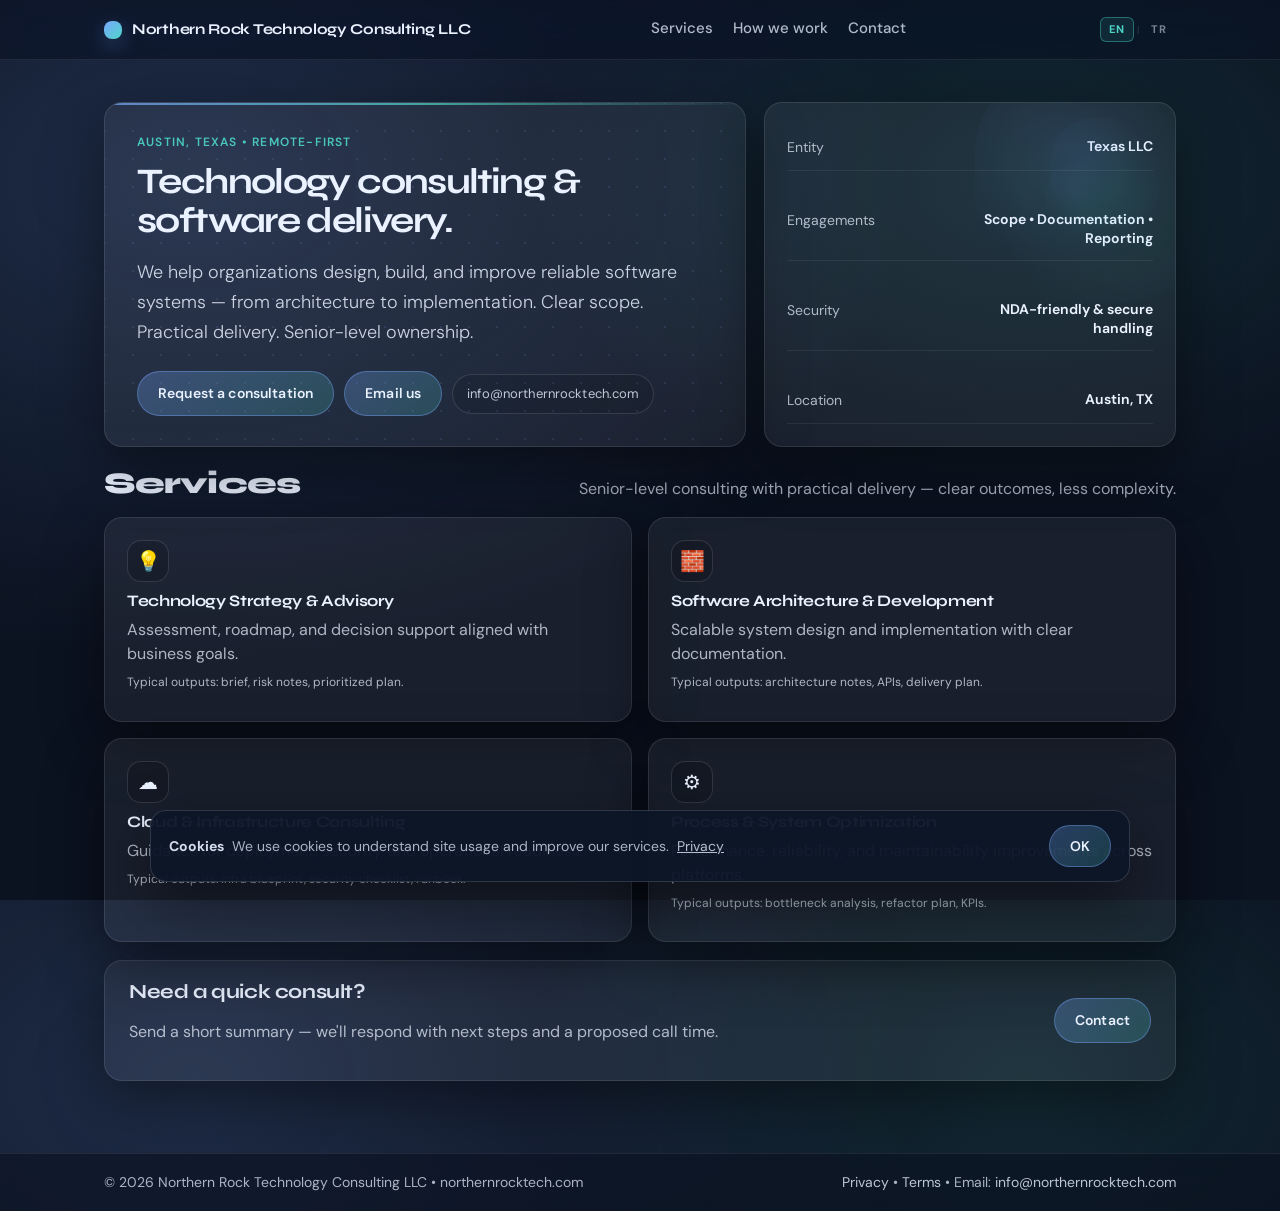
<file: index.html>
<!doctype html>
<html lang="en">
<head>
  <meta charset="utf-8" />
<link rel="preconnect" href="https://fonts.googleapis.com" />
  <link rel="preconnect" href="https://fonts.gstatic.com" crossorigin />
  <style id="nrt-critical">
    /* Critical: hide dynamic elements before JS runs */
    .nav-drawer { display: none !important; }
    .skip-link { 
      position: fixed !important; 
      top: -300px !important; 
      opacity: 0 !important;
      pointer-events: none !important;
    }
    .nav-menu-btn { display: none !important; }
    .scroll-top { opacity: 0 !important; pointer-events: none !important; }
  </style>
  <meta name="viewport" content="width=device-width, initial-scale=1" />
  <title>Northern Rock Technology Consulting | Software & Cloud Advisory</title>
  <meta name="description" content="Senior-level technology consulting and software delivery. Architecture, cloud, and scalable systems for growing companies." />
  <link rel="canonical" href="https://northernrocktech.com/" />
  <meta property="og:title" content="Northern Rock Technology Consulting" />
  <meta property="og:description" content="Technology consulting & software delivery — from architecture to implementation." />
  <meta property="og:type" content="website" />
  <meta property="og:url" content="https://northernrocktech.com/" />
  <meta name="twitter:card" content="summary" />
  <meta name="theme-color" content="#0b1220" />
  <script type="application/ld+json">
  {
    "@context": "https://schema.org",
    "@type": "ProfessionalService",
    "name": "Northern Rock Technology Consulting LLC",
    "url": "https://northernrocktech.com/",
    "email": "info@northernrocktech.com",
    "address": {
      "@type": "PostalAddress",
      "addressLocality": "Austin",
      "addressRegion": "TX",
      "addressCountry": "US"
    },
    "areaServed": ["US", "Worldwide"],
    "serviceType": ["Technology Consulting", "Software Delivery", "Cloud & Infrastructure Consulting", "Architecture Advisory"]
  }
  </script>
  <script async src="https://www.googletagmanager.com/gtag/js?id=G-9ZZRLGK355"></script>
  <script>
    window.dataLayer = window.dataLayer || [];
    function gtag() { dataLayer.push(arguments); }
    gtag('js', new Date());
    gtag('config', 'G-9ZZRLGK355', {debug_mode: true});
  </script>
  <meta name="google-site-verification" content="AsVuA62-uQg5U3QICy9IURCUDhdD8SeoV9iGuzIUvwY" />
  <meta property="og:type" content="website" />
  <meta property="og:site_name" content="Northern Rock Technology Consulting LLC" />
  <meta property="og:title" content="Technology consulting & software delivery" />
  <meta property="og:description" content="Senior-level technology consulting. Architecture, delivery, and documentation — Austin, TX." />
  <meta property="og:image" content="https://northernrocktech.com/og-image.png" />
  <meta property="og:image:width" content="1200" />
  <meta property="og:image:height" content="630" />
  <meta name="twitter:card" content="summary_large_image" />
  <meta name="twitter:title" content="Technology consulting & software delivery" />
  <meta name="twitter:description" content="Senior-level technology consulting — Austin, TX." />
  <meta name="twitter:image" content="https://northernrocktech.com/og-image.png" />
  <link rel="preload" href="/styles.css" as="style" />
  <link rel="stylesheet" href="/styles.css" />
  <link rel="icon" href="/favicon.ico" />
  <link rel="icon" type="image/png" sizes="32x32" href="/favicon-32x32.png" />
  <link rel="icon" type="image/png" sizes="16x16" href="/favicon-16x16.png" />
  <link rel="apple-touch-icon" sizes="180x180" href="/apple-touch-icon.png" />
  <link rel="manifest" href="/site.webmanifest" />

</head>
<body>
  <header class="nav">
    <div class="nav-inner">
      <a class="brand" href="/">
        <span class="brand-dot" aria-hidden="true"></span>
        <span>Northern Rock Technology Consulting LLC</span>
      </a>
      <nav class="nav-links">
        <a href="/services.html" data-i18n="nav_services">Services</a>
        <a href="/how-we-work.html" data-i18n="nav_how">How we work</a>
        <a href="/contact.html" data-i18n="nav_contact">Contact</a>
      </nav>
    </div>
  </header>

  <main id="main-content" class="container">
    <section class="hero">
      <div class="hero-left card hero-card">
        <div class="eyebrow" data-i18n="index_eyebrow">Austin, Texas • Remote-first</div>
        <h1 data-i18n="index_h1">Technology consulting<br> & software delivery.</h1>
        <p class="muted" data-i18n="index_lead">
          We help organizations design, build, and improve reliable software systems — from architecture to
          implementation. Clear scope. Practical delivery. Senior-level ownership.
        </p>
        <div class="hero-actions">
          <a href="/contact.html" class="btn primary" id="ctaConsultation" data-i18n="index_cta_consult">Request a consultation</a>
          <a class="btn primary" href="mailto:info@northernrocktech.com" data-i18n="index_cta_email">Email us</a>
          <span class="pill">info@northernrocktech.com</span>
        </div>
      </div>

      <div class="hero-right card hero-meta">
        <div class="meta-row">
          <div class="meta-k" data-i18n="index_meta_entity_k">Entity</div>
          <div class="meta-v" data-i18n="index_meta_entity_v">Texas LLC</div>
        </div>
        <div class="meta-row">
          <div class="meta-k" data-i18n="index_meta_eng_k">Engagements</div>
          <div class="meta-v" data-i18n="index_meta_eng_v">Scope • Documentation • Reporting</div>
        </div>
        <div class="meta-row">
          <div class="meta-k" data-i18n="index_meta_sec_k">Security</div>
          <div class="meta-v" data-i18n="index_meta_sec_v">NDA-friendly & secure handling</div>
        </div>
        <div class="meta-row">
          <div class="meta-k" data-i18n="index_meta_loc_k">Location</div>
          <div class="meta-v" data-i18n="index_meta_loc_v">Austin, TX</div>
        </div>
        <div class="meta-visual" aria-hidden="true">
          <div class="orb"></div>
          <div class="orb small"></div>
          <div class="orb tiny"></div>
        </div>
      </div>
    </section>

    <section class="section">
      <div class="section-head">
        <h2 data-i18n="index_services_h2">Services</h2>
        <p class="muted" data-i18n="index_services_lead">Senior-level consulting with practical delivery — clear outcomes, less complexity.</p>
      </div>
      <div class="grid">
        <article class="card service">
          <div class="service-icon" aria-hidden="true">💡</div>
          <h3 data-i18n="index_s1_h3">Technology Strategy & Advisory</h3>
          <p class="muted" data-i18n="index_s1_p">Assessment, roadmap, and decision support aligned with business goals.</p>
          <p class="tiny muted" data-i18n="index_s1_out">Typical outputs: brief, risk notes, prioritized plan.</p>
        </article>
        <article class="card service">
          <div class="service-icon" aria-hidden="true">🧱</div>
          <h3 data-i18n="index_s2_h3">Software Architecture & Development</h3>
          <p class="muted" data-i18n="index_s2_p">Scalable system design and implementation with clear documentation.</p>
          <p class="tiny muted" data-i18n="index_s2_out">Typical outputs: architecture notes, APIs, delivery plan.</p>
        </article>
        <article class="card service">
          <div class="service-icon" aria-hidden="true">☁️</div>
          <h3 data-i18n="index_s3_h3">Cloud & Infrastructure Consulting</h3>
          <p class="muted" data-i18n="index_s3_p">Guidance for deployment, security, and operational readiness.</p>
          <p class="tiny muted" data-i18n="index_s3_out">Typical outputs: infra blueprint, security checklist, runbook.</p>
        </article>
        <article class="card service">
          <div class="service-icon" aria-hidden="true">⚙️</div>
          <h3 data-i18n="index_s4_h3">Process & System Optimization</h3>
          <p class="muted" data-i18n="index_s4_p">Performance, reliability, and maintainability improvements across platforms.</p>
          <p class="tiny muted" data-i18n="index_s4_out">Typical outputs: bottleneck analysis, refactor plan, KPIs.</p>
        </article>
      </div>
      <div class="cta card">
        <div>
          <h3 class="cta-title" data-i18n="index_cta_h3">Need a quick consult?</h3>
          <p class="muted" data-i18n="index_cta_p">Send a short summary — we'll respond with next steps and a proposed call time.</p>
        </div>
        <a class="btn primary" href="/contact.html" data-i18n="index_cta_btn">Contact</a>
      </div>
    </section>
  </main>

  <footer class="footer">
    <div class="container footer-inner">
      <div>© <span id="y"></span> Northern Rock Technology Consulting LLC • northernrocktech.com</div>
      <div class="muted">
        <a href="/privacy.html" data-i18n="footer_privacy">Privacy</a> •
        <a href="/terms.html" data-i18n="footer_terms">Terms</a> •
        <span data-i18n="footer_email_label">Email:</span> <a href="mailto:info@northernrocktech.com">info@northernrocktech.com</a>
      </div>
    </div>
  </footer>

  <script>document.getElementById("y").textContent = new Date().getFullYear();</script>
  <script src="/i18n.js"></script>

  <div id="cookieBanner" class="cookie" role="dialog" aria-live="polite" aria-label="Cookie notice" hidden>
    <div class="cookie-inner">
      <div class="cookie-text">
        <strong data-i18n="cookie_title">Cookies</strong>
        <span class="muted" data-i18n="cookie_text">We use cookies to understand site usage and improve our services.</span>
        <a class="cookie-link" href="/privacy.html" data-i18n="footer_privacy">Privacy</a>
      </div>
      <button id="cookieAccept" class="btn primary" type="button" data-i18n="cookie_ok">OK</button>
    </div>
  </div>
  <script>
    (function(){
      try{
        var key="nrt_cookie_ok";
        var banner=document.getElementById("cookieBanner");
        var btn=document.getElementById("cookieAccept");
        if(!banner||!btn) return;
        if(!localStorage.getItem(key)){ banner.hidden=false; banner.classList.add("show"); }
        btn.addEventListener("click",function(){ localStorage.setItem(key,"1"); banner.classList.remove("show"); banner.hidden=true; });
      }catch(e){}
    })();
  </script>
</body>
</html>
</file>
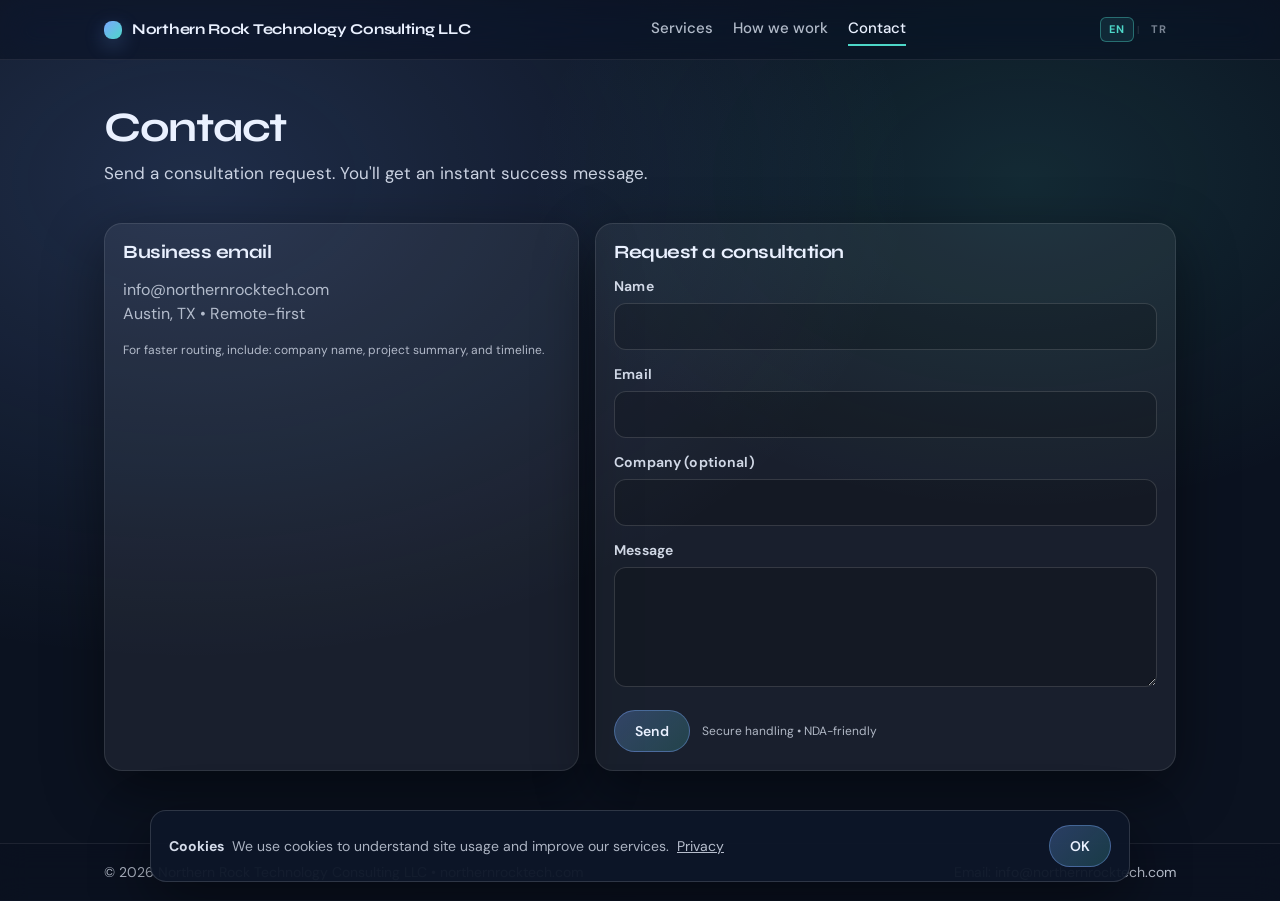
<file: contact.html>
<!doctype html>
<html lang="en">
<head>
  <meta charset="utf-8" />
<link rel="preconnect" href="https://fonts.googleapis.com" />
  <link rel="preconnect" href="https://fonts.gstatic.com" crossorigin />
  <style id="nrt-critical">
    /* Critical: hide dynamic elements before JS runs */
    .nav-drawer { display: none !important; }
    .skip-link { 
      position: fixed !important; 
      top: -300px !important; 
      opacity: 0 !important;
      pointer-events: none !important;
    }
    .nav-menu-btn { display: none !important; }
    .scroll-top { opacity: 0 !important; pointer-events: none !important; }
  </style>
  <meta name="viewport" content="width=device-width, initial-scale=1" />
  <title>Contact | Northern Rock Technology Consulting</title>
  <meta name="description" content="Contact Northern Rock Technology Consulting. Send a consultation request via our secure form or email." />
  <link rel="canonical" href="https://northernrocktech.com/contact.html" />
  <meta property="og:title" content="Contact | Northern Rock Technology Consulting" />
  <meta property="og:description" content="Send a consultation request via our secure form." />
  <meta property="og:type" content="website" />
  <meta property="og:url" content="https://northernrocktech.com/contact.html" />
  <script async src="https://www.googletagmanager.com/gtag/js?id=G-9ZZRLGK355"></script>
  <script>window.dataLayer=window.dataLayer||[];function gtag(){dataLayer.push(arguments);}gtag('js',new Date());gtag('config','G-9ZZRLGK355');</script>
  <meta property="og:image" content="https://northernrocktech.com/og-image.png" />
  <meta property="og:image:width" content="1200" />
  <meta property="og:image:height" content="630" />
  <meta name="twitter:card" content="summary_large_image" />
  <meta name="twitter:image" content="https://northernrocktech.com/og-image.png" />
  <link rel="preload" href="/styles.css" as="style" />
  <link rel="stylesheet" href="/styles.css" />
  <link rel="icon" href="/favicon.ico" />
  <link rel="icon" type="image/png" sizes="32x32" href="/favicon-32x32.png" />
  <link rel="apple-touch-icon" sizes="180x180" href="/apple-touch-icon.png" />
  <link rel="manifest" href="/site.webmanifest" />
  <meta name="theme-color" content="#0b1220" />

</head>
<body>
  <header class="nav">
    <div class="nav-inner">
      <a class="brand" href="/">
        <span class="brand-dot" aria-hidden="true"></span>
        <span>Northern Rock Technology Consulting LLC</span>
      </a>
      <nav class="nav-links">
        <a href="/services.html" data-i18n="nav_services">Services</a>
        <a href="/services.html#how" data-i18n="nav_how">How we work</a>
        <a class="active" href="/contact.html" data-i18n="nav_contact">Contact</a>
      </nav>
    </div>
  </header>

  <main id="main-content" class="container">
    <section class="page-head">
      <h1 data-i18n="contact_title">Contact</h1>
      <p class="muted" data-i18n="contact_lead">Send a consultation request. You'll get an instant success message.</p>
    </section>

    <section class="section">
      <div class="grid contact-grid">
        <article class="card" style="padding:18px;">
          <h3 style="margin-top:0;" data-i18n="contact_biz_h3">Business email</h3>
          <p class="muted">
            <a href="mailto:info@northernrocktech.com" id="emailLink">info@northernrocktech.com</a><br/>
            <span data-i18n="contact_biz_note">Austin, TX • Remote-first</span>
          </p>
          <p class="tiny muted" data-i18n="contact_biz_tip">For faster routing, include: company name, project summary, and timeline.</p>
        </article>

        <article class="card" style="padding:18px;">
          <h3 style="margin-top:0;" data-i18n="contact_form_h3">Request a consultation</h3>
          <form id="contactForm" name="contact" method="POST" data-netlify="true" netlify-honeypot="bot-field">
            <input type="hidden" name="form-name" value="contact" />
            <p class="hidden"><label>Don't fill this out: <input name="bot-field" /></label></p>
            <label for="name" data-i18n="contact_lbl_name">Name</label>
            <input id="name" name="name" required />
            <label for="email" data-i18n="contact_lbl_email">Email</label>
            <input id="email" name="email" type="email" required />
            <label for="company" data-i18n="contact_lbl_company">Company (optional)</label>
            <input id="company" name="company" />
            <label for="message" data-i18n="contact_lbl_msg">Message</label>
            <textarea id="message" name="message" required></textarea>
            <div class="form-actions">
              <button class="btn primary" type="submit" data-i18n="contact_submit">Send</button>
              <span class="tiny muted" data-i18n="contact_secure">Secure handling • NDA-friendly</span>
            </div>
          </form>
        </article>
      </div>
    </section>
  </main>

  <div id="toast" class="toast" role="status" aria-live="polite" aria-atomic="true"></div>

  <div id="successModal" class="modal" aria-hidden="true">
    <div class="modal-card">
      <div class="modal-icon" aria-hidden="true">✅</div>
      <h2 data-i18n="contact_modal_h2">Message received</h2>
      <p class="muted">
        <span data-i18n="contact_modal_p">Thanks — we'll get back to you soon.</span>
        <br/><span class="tiny muted" data-i18n="contact_modal_sub">We typically reply within 1 business day.</span>
      </p>
      <div class="modal-actions">
        <a class="btn" href="/" data-i18n="contact_modal_back">Back to home</a>
        <button id="closeModal" class="btn primary" type="button" data-i18n="contact_modal_close">Close</button>
      </div>
    </div>
  </div>

  <footer class="footer">
    <div class="container footer-inner">
      <div>© <span id="y"></span> Northern Rock Technology Consulting LLC • northernrocktech.com</div>
      <div class="muted">
        <span data-i18n="footer_email_label">Email:</span> <a href="mailto:info@northernrocktech.com">info@northernrocktech.com</a>
      </div>
    </div>
  </footer>

  <script>document.getElementById("y").textContent = new Date().getFullYear();</script>
  <script src="/i18n.js"></script>
  <script>
    var toast = document.getElementById("toast");
    var modal = document.getElementById("successModal");
    var closeModalBtn = document.getElementById("closeModal");

    function showToast(msg, isError) {
      toast.textContent = msg;
      toast.classList.toggle("error", !!isError);
      toast.classList.add("show");
      window.clearTimeout(window.__toastTimer);
      window.__toastTimer = window.setTimeout(function(){ toast.classList.remove("show"); }, 3200);
    }
    function openModal() {
      modal.classList.add("open");
      modal.setAttribute("aria-hidden", "false");
      if (!window.__gaLeadSent) {
        window.__gaLeadSent = true;
        if (window.gtag) { gtag('event','form_submit',{event_category:'lead',event_label:'contact_form'}); }
      }
    }
    function closeModal() {
      modal.classList.remove("open");
      modal.setAttribute("aria-hidden", "true");
    }
    closeModalBtn.addEventListener("click", closeModal);
    modal.addEventListener("click", function(e){ if(e.target===modal) closeModal(); });

    var form = document.getElementById("contactForm");
    var submitBtn = form.querySelector('button[type="submit"]');
    form.addEventListener("submit", async function(e){
      e.preventDefault();
      submitBtn.classList.add('loading');
      submitBtn.disabled = true;
      var formData = new FormData(form);
      var body = new URLSearchParams(formData).toString();
      try {
        var res = await fetch("/", { method:"POST", headers:{"Content-Type":"application/x-www-form-urlencoded"}, body:body });
        if (!res.ok) throw new Error("fail");
        showToast(window.nrtI18n ? window.nrtI18n.t('contact_toast_ok') : "Sent successfully.");
        form.reset();
        openModal();
      } catch(err) {
        showToast(window.nrtI18n ? window.nrtI18n.t('contact_toast_err') : "Could not send. Please email info@northernrocktech.com", true);
      } finally {
        submitBtn.classList.remove('loading');
        submitBtn.disabled = false;
      }
    });
  </script>

  <div id="cookieBanner" class="cookie" role="dialog" aria-live="polite" aria-label="Cookie notice" hidden>
    <div class="cookie-inner">
      <div class="cookie-text">
        <strong data-i18n="cookie_title">Cookies</strong>
        <span class="muted" data-i18n="cookie_text">We use cookies to understand site usage and improve our services.</span>
        <a class="cookie-link" href="/privacy.html" data-i18n="footer_privacy">Privacy</a>
      </div>
      <button id="cookieAccept" class="btn primary" type="button" data-i18n="cookie_ok">OK</button>
    </div>
  </div>
  <script>
    (function(){try{var key="nrt_cookie_ok";var banner=document.getElementById("cookieBanner");var btn=document.getElementById("cookieAccept");if(!banner||!btn)return;if(!localStorage.getItem(key)){banner.hidden=false;banner.classList.add("show");}btn.addEventListener("click",function(){localStorage.setItem(key,"1");banner.classList.remove("show");banner.hidden=true;});}catch(e){}})();
  </script>
</body>
</html>
</file>
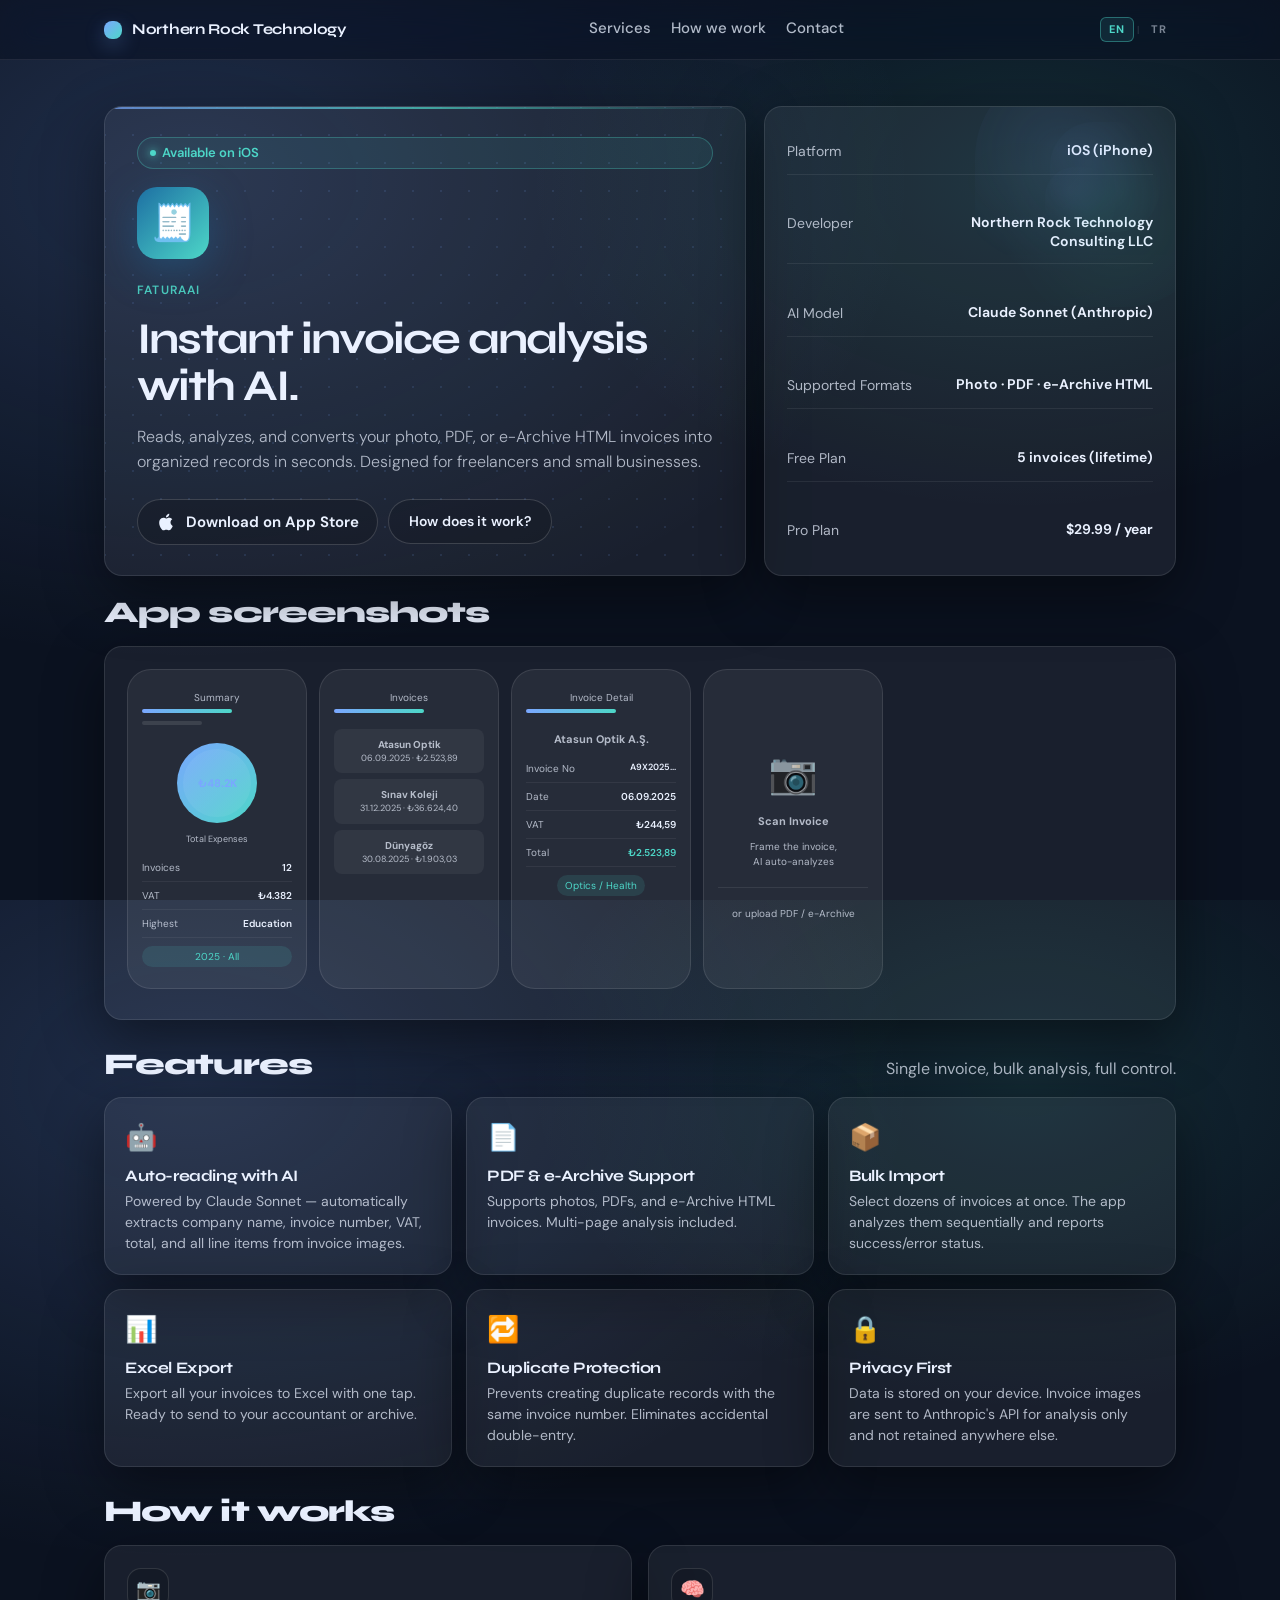
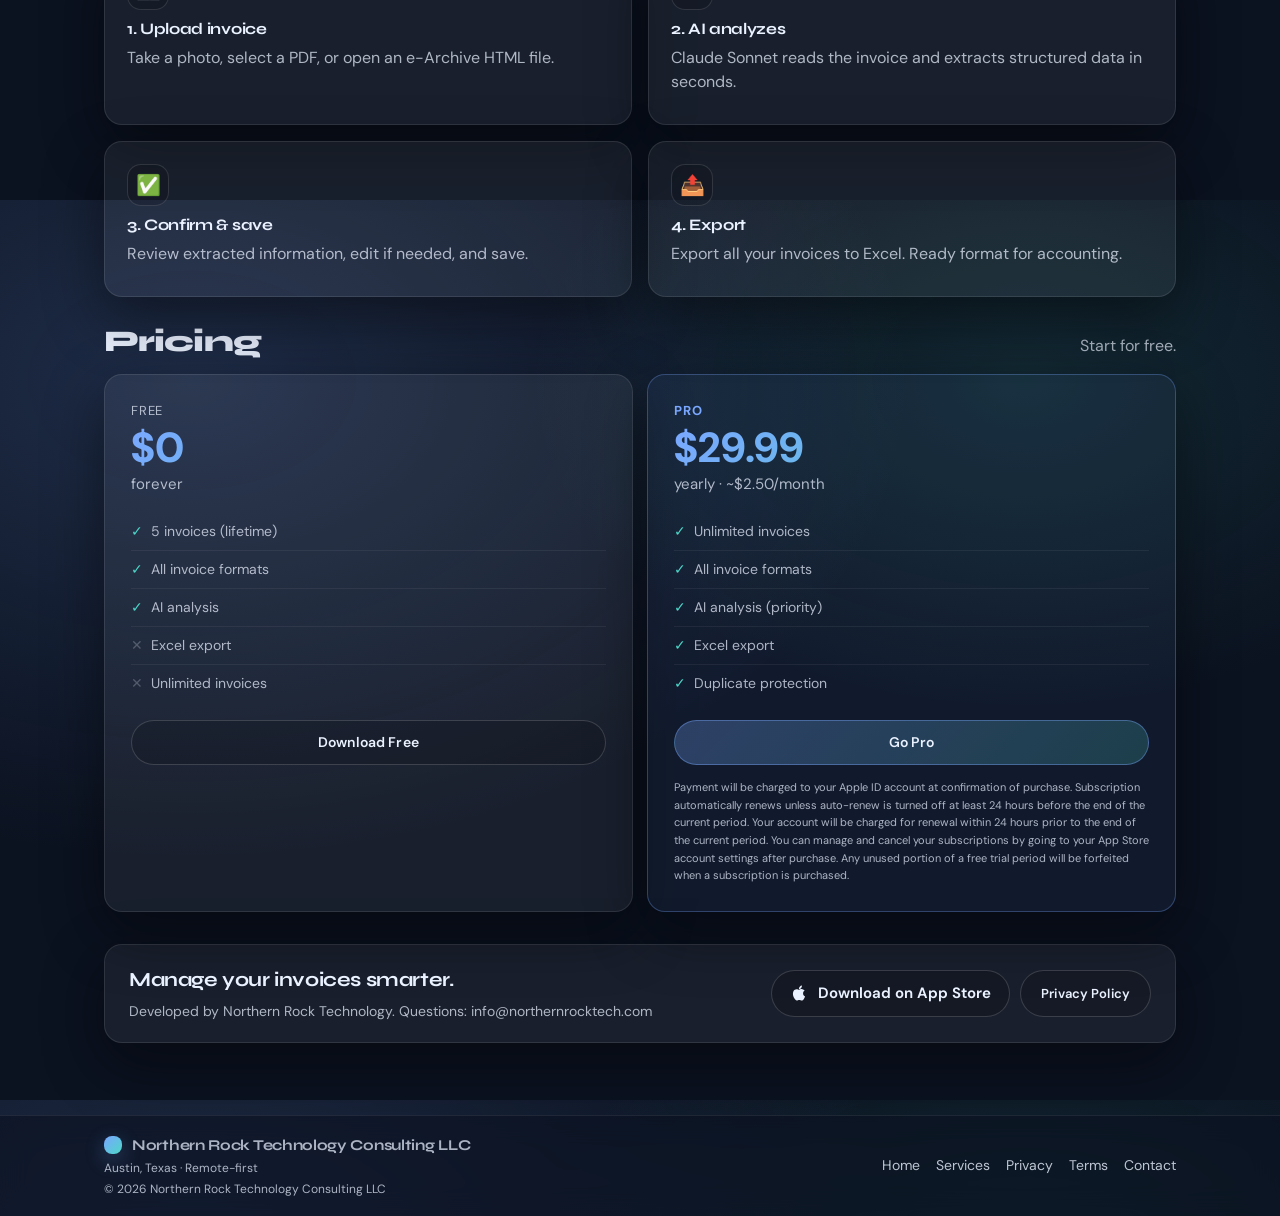
<file: faturaai.html>
<!DOCTYPE html>
<html lang="en">
<head>
  <meta charset="UTF-8" />
  <style id="nrt-critical">
    /* Critical: hide dynamic elements before JS runs */
    .nav-drawer { display: none !important; }
    .skip-link { 
      position: fixed !important; 
      top: -300px !important; 
      opacity: 0 !important;
      pointer-events: none !important;
    }
    .nav-menu-btn { display: none !important; }
    .scroll-top { opacity: 0 !important; pointer-events: none !important; }
  </style>
  <meta name="viewport" content="width=device-width, initial-scale=1.0" />
  <title>FaturaAI – AI Invoice Analysis | Northern Rock Technology</title>
  <meta name="description" content="FaturaAI reads, analyzes, and converts your photo, PDF, and e-Archive invoices into organized records in seconds using AI. iOS app for freelancers and small businesses." />
  <link rel="preload" href="/styles.css" as="style" />
  <link rel="stylesheet" href="/styles.css" />
  <link rel="icon" href="/favicon.ico" />
  <link rel="manifest" href="/site.webmanifest" />
  <meta name="theme-color" content="#0b1220" />
  <style>
    .badge {
      display: inline-flex; align-items: center; gap: 6px;
      padding: 5px 12px; border-radius: 999px;
      border: 1px solid rgba(77,215,200,.30);
      background: rgba(77,215,200,.08);
      color: var(--accent2); font-size: 13px; font-weight: 600; margin-bottom: 14px;
    }
    .badge-dot { width:6px; height:6px; border-radius:50%; background:var(--accent2); box-shadow:0 0 8px var(--accent2); }
    .app-icon {
      width:72px; height:72px; border-radius:20px;
      background: linear-gradient(135deg,#1D6FA3,#4dd7c8);
      display:flex; align-items:center; justify-content:center;
      font-size:36px; box-shadow:0 12px 40px rgba(29,111,163,.40);
      margin-bottom:18px; flex-shrink:0;
    }
    .store-btn {
      display:inline-flex; align-items:center; gap:10px;
      padding:11px 18px; border-radius:999px;
      border:1px solid rgba(255,255,255,.16); background:rgba(0,0,0,.18);
      color:var(--text); font-weight:650; font-size:15px;
      transition:transform .15s ease,background .15s ease;
    }
    .store-btn:hover { background:rgba(122,167,255,.12); transform:translateY(-2px); }
    .store-btn svg { flex-shrink:0; }
    .feature-grid { display:grid; grid-template-columns:repeat(3,1fr); gap:14px; margin-top:6px; }
    .feature-card {
      padding:20px; background:var(--card); border:1px solid var(--border);
      border-radius:var(--radius); box-shadow:var(--shadow);
    }
    .feature-icon { font-size:26px; margin-bottom:10px; }
    .feature-card h3 { margin:0 0 6px; font-size:16px; }
    .feature-card p { margin:0; color:var(--muted); font-size:14px; line-height:1.5; }
    .pricing-card {
      padding:26px; background:var(--card); border:1px solid var(--border);
      border-radius:var(--radius); box-shadow:var(--shadow);
    }
    .price-tag {
      font-size:42px; font-weight:800; line-height:1;
      background:linear-gradient(135deg,var(--accent),var(--accent2));
      -webkit-background-clip:text; -webkit-text-fill-color:transparent; background-clip:text;
    }
    .price-period { color:var(--muted); font-size:15px; }
    .plan-features { list-style:none; padding:0; margin:18px 0; }
    .plan-features li {
      padding:8px 0; border-bottom:1px solid rgba(255,255,255,.06);
      color:var(--muted); font-size:14px; display:flex; align-items:center; gap:8px;
    }
    .plan-features li:last-child { border-bottom:none; }
    .check { color:var(--accent2); } .cross { color:rgba(234,241,255,.25); }
    .plans-grid { display:grid; grid-template-columns:1fr 1fr; gap:14px; }
    .plans-grid .pricing-card.pro { border-color:rgba(122,167,255,.30); background:rgba(122,167,255,.06); }
    .screenshot-row { display:flex; gap:12px; overflow-x:auto; padding-bottom:8px; scrollbar-width:none; }
    .screenshot-row::-webkit-scrollbar { display:none; }
    .screenshot-mock {
      flex-shrink:0; width:180px; height:320px; border-radius:24px;
      border:1px solid var(--border); background:var(--card);
      display:flex; align-items:center; justify-content:center;
      color:var(--muted); font-size:13px; text-align:center;
      padding:16px; position:relative; overflow:hidden;
    }
    .mock-inner { position:absolute; inset:0; display:flex; flex-direction:column; padding:20px 14px 14px; }
    .mock-bar { height:4px; border-radius:2px; background:rgba(255,255,255,.10); margin-bottom:8px; }
    .mock-bar.accent { background:linear-gradient(90deg,var(--accent),var(--accent2)); width:60%; }
    .mock-bar.sm { width:40%; }
    .mock-circle {
      width:80px; height:80px; border-radius:50%; border:6px solid transparent;
      background: linear-gradient(var(--card),var(--card)) padding-box,
                  linear-gradient(135deg,var(--accent),var(--accent2)) border-box;
      margin:10px auto; display:flex; align-items:center; justify-content:center;
      font-size:11px; color:var(--accent); font-weight:700;
    }
    .mock-row { display:flex; justify-content:space-between; padding:6px 0; border-bottom:1px solid rgba(255,255,255,.06); font-size:10px; }
    .mock-row .mk { color:var(--muted); } .mock-row .mv { color:var(--text); font-weight:600; }
    .mock-tag { display:inline-block; padding:3px 8px; border-radius:999px; background:rgba(77,215,200,.12); color:var(--accent2); font-size:10px; margin-top:8px; }
    @media (max-width:860px){ .feature-grid{grid-template-columns:1fr 1fr;} .plans-grid{grid-template-columns:1fr;} }
    @media (max-width:560px){ .feature-grid{grid-template-columns:1fr;} }
  </style>

</head>
<body>

<nav class="nav">
  <div class="nav-inner">
    <a href="/" class="brand">
      <div class="brand-dot"></div>
      Northern Rock Technology
    </a>
    <div class="nav-links">
      <a href="/services.html" data-i18n="nav_services">Services</a>
      <a href="/how-we-work.html" data-i18n="nav_how">How we work</a>
      <a href="/contact.html" data-i18n="nav_contact">Contact</a>
    </div>
  </div>
</nav>

<div id="main-content" class="container">

  <!-- HERO -->
  <div class="hero" style="padding-top:22px">
    <div class="card hero-card" style="display:flex; flex-direction:column; gap:4px">
      <div class="badge">
        <span class="badge-dot"></span>
        <span data-i18n="fatura_available">Available on iOS</span>
      </div>
      <div class="app-icon">🧾</div>
      <div class="eyebrow" data-i18n="fatura_eyebrow">FaturaAI</div>
      <h1 style="font-size:44px; margin:0 0 10px" data-i18n="fatura_h1">Instant invoice analysis<br>with AI.</h1>
      <p style="font-size:16px; margin:0 0 20px; color:var(--muted); line-height:1.6" data-i18n="fatura_lead">
        Reads, analyzes, and converts your photo, PDF, or e-Archive HTML invoices into organized records in seconds. Designed for freelancers and small businesses.
      </p>
      <div class="hero-actions">
        <a href="https://apps.apple.com/app/faturaai/id6760459140" class="store-btn">
          <svg width="20" height="20" viewBox="0 0 24 24" fill="currentColor"><path d="M18.71 19.5c-.83 1.24-1.71 2.45-3.05 2.47-1.34.03-1.77-.79-3.29-.79-1.53 0-2 .77-3.27.82-1.31.05-2.3-1.32-3.14-2.53C4.25 17 2.94 12.45 4.7 9.39c.87-1.52 2.43-2.48 4.12-2.51 1.28-.02 2.5.87 3.29.87.78 0 2.26-1.07 3.8-.91.65.03 2.47.26 3.64 1.98-.09.06-2.17 1.28-2.15 3.81.03 3.02 2.65 4.03 2.68 4.04-.03.07-.42 1.44-1.38 2.83M13 3.5c.73-.83 1.94-1.46 2.94-1.5.13 1.17-.34 2.35-1.04 3.19-.69.85-1.83 1.51-2.95 1.42-.15-1.15.41-2.35 1.05-3.11z"/></svg>
          <span data-i18n="fatura_appstore">Download on App Store</span>
        </a>
        <a href="#how-it-works" class="btn" style="font-size:14px" data-i18n="fatura_how_link">How does it work?</a>
      </div>
    </div>

    <div class="card hero-meta">
      <div class="meta-visual">
        <div class="orb"></div><div class="orb small"></div><div class="orb tiny"></div>
      </div>
      <div class="meta-row"><span class="meta-k" data-i18n="fatura_meta_platform_k">Platform</span><span class="meta-v" data-i18n="fatura_meta_platform_v">iOS (iPhone)</span></div>
      <div class="meta-row"><span class="meta-k" data-i18n="fatura_meta_dev_k">Developer</span><span class="meta-v" data-i18n="fatura_meta_dev_v">Northern Rock Technology Consulting LLC</span></div>
      <div class="meta-row"><span class="meta-k" data-i18n="fatura_meta_ai_k">AI Model</span><span class="meta-v" data-i18n="fatura_meta_ai_v">Claude Sonnet (Anthropic)</span></div>
      <div class="meta-row"><span class="meta-k" data-i18n="fatura_meta_format_k">Supported Formats</span><span class="meta-v" data-i18n="fatura_meta_format_v">Photo · PDF · e-Archive HTML</span></div>
      <div class="meta-row"><span class="meta-k" data-i18n="fatura_meta_free_k">Free Plan</span><span class="meta-v" data-i18n="fatura_meta_free_v">5 invoices (lifetime)</span></div>
      <div class="meta-row"><span class="meta-k" data-i18n="fatura_meta_pro_k">Pro Plan</span><span class="meta-v" data-i18n="fatura_meta_pro_v">$29.99 / year</span></div>
    </div>
  </div>

  <!-- SCREENSHOTS -->
  <div class="section">
    <div class="section-head"><h2 data-i18n="fatura_screens_h2">App screenshots</h2></div>
    <div class="card" style="padding:22px; overflow:hidden">
      <div class="screenshot-row">
        <div class="screenshot-mock">
          <div class="mock-inner">
            <div style="font-size:10px; color:var(--muted); margin-bottom:4px">Summary</div>
            <div class="mock-bar accent"></div><div class="mock-bar sm"></div>
            <div class="mock-circle">₺48.2K</div>
            <div style="font-size:9px; color:var(--muted); text-align:center; margin-bottom:8px">Total Expenses</div>
            <div class="mock-row"><span class="mk">Invoices</span><span class="mv">12</span></div>
            <div class="mock-row"><span class="mk">VAT</span><span class="mv">₺4.382</span></div>
            <div class="mock-row"><span class="mk">Highest</span><span class="mv">Education</span></div>
            <div class="mock-tag">2025 · All</div>
          </div>
        </div>
        <div class="screenshot-mock">
          <div class="mock-inner">
            <div style="font-size:10px; color:var(--muted); margin-bottom:4px">Invoices</div>
            <div class="mock-bar accent"></div>
            <div style="margin-top:8px; display:flex; flex-direction:column; gap:6px">
              <div style="background:rgba(255,255,255,.05); border-radius:8px; padding:8px">
                <div style="font-size:10px; font-weight:700">Atasun Optik</div>
                <div style="font-size:9px; color:var(--muted)">06.09.2025 · ₺2.523,89</div>
              </div>
              <div style="background:rgba(255,255,255,.05); border-radius:8px; padding:8px">
                <div style="font-size:10px; font-weight:700">Sınav Koleji</div>
                <div style="font-size:9px; color:var(--muted)">31.12.2025 · ₺36.624,40</div>
              </div>
              <div style="background:rgba(255,255,255,.05); border-radius:8px; padding:8px">
                <div style="font-size:10px; font-weight:700">Dünyagöz</div>
                <div style="font-size:9px; color:var(--muted)">30.08.2025 · ₺1.903,03</div>
              </div>
            </div>
          </div>
        </div>
        <div class="screenshot-mock">
          <div class="mock-inner">
            <div style="font-size:10px; color:var(--muted); margin-bottom:4px">Invoice Detail</div>
            <div class="mock-bar accent"></div>
            <div style="margin-top:10px">
              <div style="font-size:11px; font-weight:700; margin-bottom:8px">Atasun Optik A.Ş.</div>
              <div class="mock-row"><span class="mk">Invoice No</span><span class="mv" style="font-size:9px">A9X2025...</span></div>
              <div class="mock-row"><span class="mk">Date</span><span class="mv">06.09.2025</span></div>
              <div class="mock-row"><span class="mk">VAT</span><span class="mv">₺244,59</span></div>
              <div class="mock-row"><span class="mk">Total</span><span class="mv" style="color:var(--accent2)">₺2.523,89</span></div>
              <div class="mock-tag">Optics / Health</div>
            </div>
          </div>
        </div>
        <div class="screenshot-mock">
          <div class="mock-inner" style="align-items:center; justify-content:center; gap:10px">
            <div style="font-size:40px">📷</div>
            <div style="font-size:11px; font-weight:700; text-align:center">Scan Invoice</div>
            <div style="font-size:10px; color:var(--muted); text-align:center; line-height:1.5">Frame the invoice,<br>AI auto-analyzes</div>
            <div style="width:100%; height:1px; background:rgba(255,255,255,.08); margin:8px 0"></div>
            <div style="font-size:10px; color:var(--muted); text-align:center">or upload PDF / e-Archive</div>
          </div>
        </div>
      </div>
    </div>
  </div>

  <!-- FEATURES -->
  <div class="section">
    <div class="section-head">
      <h2 data-i18n="fatura_feat_h2">Features</h2>
      <p class="muted" data-i18n="fatura_feat_lead">Single invoice, bulk analysis, full control.</p>
    </div>
    <div class="feature-grid">
      <div class="feature-card"><div class="feature-icon">🤖</div><h3 data-i18n="fatura_f1_h3">Auto-reading with AI</h3><p data-i18n="fatura_f1_p">Powered by Claude Sonnet — automatically extracts company name, invoice number, VAT, total, and all line items from invoice images.</p></div>
      <div class="feature-card"><div class="feature-icon">📄</div><h3 data-i18n="fatura_f2_h3">PDF & e-Archive Support</h3><p data-i18n="fatura_f2_p">Supports photos, PDFs, and e-Archive HTML invoices. Multi-page analysis included.</p></div>
      <div class="feature-card"><div class="feature-icon">📦</div><h3 data-i18n="fatura_f3_h3">Bulk Import</h3><p data-i18n="fatura_f3_p">Select dozens of invoices at once. The app analyzes them sequentially and reports success/error status.</p></div>
      <div class="feature-card"><div class="feature-icon">📊</div><h3 data-i18n="fatura_f4_h3">Excel Export</h3><p data-i18n="fatura_f4_p">Export all your invoices to Excel with one tap. Ready to send to your accountant or archive.</p></div>
      <div class="feature-card"><div class="feature-icon">🔁</div><h3 data-i18n="fatura_f5_h3">Duplicate Protection</h3><p data-i18n="fatura_f5_p">Prevents creating duplicate records with the same invoice number. Eliminates accidental double-entry.</p></div>
      <div class="feature-card"><div class="feature-icon">🔒</div><h3 data-i18n="fatura_f6_h3">Privacy First</h3><p data-i18n="fatura_f6_p">Data is stored on your device. Invoice images are sent to Anthropic's API for analysis only and not retained anywhere else.</p></div>
    </div>
  </div>

  <!-- HOW IT WORKS -->
  <div class="section" id="how-it-works">
    <div class="section-head"><h2 data-i18n="fatura_how_h2">How it works</h2></div>
    <div class="grid">
      <div class="card service"><div class="service-icon">📷</div><h3 data-i18n="fatura_step1_h3">1. Upload invoice</h3><p data-i18n="fatura_step1_p">Take a photo, select a PDF, or open an e-Archive HTML file.</p></div>
      <div class="card service"><div class="service-icon">🧠</div><h3 data-i18n="fatura_step2_h3">2. AI analyzes</h3><p data-i18n="fatura_step2_p">Claude Sonnet reads the invoice and extracts structured data in seconds.</p></div>
      <div class="card service"><div class="service-icon">✅</div><h3 data-i18n="fatura_step3_h3">3. Confirm & save</h3><p data-i18n="fatura_step3_p">Review extracted information, edit if needed, and save.</p></div>
      <div class="card service"><div class="service-icon">📤</div><h3 data-i18n="fatura_step4_h3">4. Export</h3><p data-i18n="fatura_step4_p">Export all your invoices to Excel. Ready format for accounting.</p></div>
    </div>
  </div>

  <!-- PRICING -->
  <div class="section">
    <div class="section-head">
      <h2 data-i18n="fatura_price_h2">Pricing</h2>
      <p class="muted" data-i18n="fatura_price_lead">Start for free.</p>
    </div>
    <div class="plans-grid">
      <div class="pricing-card">
        <div style="font-size:13px; color:var(--muted); margin-bottom:6px; text-transform:uppercase; letter-spacing:.06em;" data-i18n="fatura_free_label">Free</div>
        <div class="price-tag">$0</div>
        <div class="price-period" style="margin-top:4px" data-i18n="fatura_free_period">forever</div>
        <ul class="plan-features">
          <li><span class="check">✓</span> <span data-i18n="fatura_free_f1">5 invoices (lifetime)</span></li>
          <li><span class="check">✓</span> <span data-i18n="fatura_free_f2">All invoice formats</span></li>
          <li><span class="check">✓</span> <span data-i18n="fatura_free_f3">AI analysis</span></li>
          <li><span class="cross">✕</span> <span data-i18n="fatura_free_f4">Excel export</span></li>
          <li><span class="cross">✕</span> <span data-i18n="fatura_free_f5">Unlimited invoices</span></li>
        </ul>
        <a href="https://apps.apple.com/app/faturaai/id6760459140" class="btn" style="width:100%; justify-content:center" data-i18n="fatura_free_btn">Download Free</a>
      </div>
      <div class="pricing-card pro">
        <div style="font-size:13px; color:var(--accent); margin-bottom:6px; text-transform:uppercase; letter-spacing:.06em; font-weight:700;" data-i18n="fatura_pro_label">Pro</div>
        <div class="price-tag">$29.99</div>
        <div class="price-period" style="margin-top:4px" data-i18n="fatura_pro_period">yearly · ~$2.50/month</div>
        <ul class="plan-features">
          <li><span class="check">✓</span> <span data-i18n="fatura_pro_f1">Unlimited invoices</span></li>
          <li><span class="check">✓</span> <span data-i18n="fatura_pro_f2">All invoice formats</span></li>
          <li><span class="check">✓</span> <span data-i18n="fatura_pro_f3">AI analysis (priority)</span></li>
          <li><span class="check">✓</span> <span data-i18n="fatura_pro_f4">Excel export</span></li>
          <li><span class="check">✓</span> <span data-i18n="fatura_pro_f5">Duplicate protection</span></li>
        </ul>
        <a href="https://apps.apple.com/app/faturaai/id6760459140" class="btn primary" style="width:100%; justify-content:center" data-i18n="fatura_pro_btn">Go Pro</a>
        <p style="margin:14px 0 0; font-size:11px; color:var(--muted); line-height:1.6;" data-i18n="fatura_sub_legal">Payment will be charged to your Apple ID account at confirmation of purchase. Subscription automatically renews unless auto-renew is turned off at least 24 hours before the end of the current period. Your account will be charged for renewal within 24 hours prior to the end of the current period. You can manage and cancel your subscriptions by going to your App Store account settings after purchase. Any unused portion of a free trial period will be forfeited when a subscription is purchased. <a href="/terms.html#faturaai-eula" style="color:var(--accent);" data-i18n="fatura_eula_link">EULA</a> · <a href="/privacy.html" style="color:var(--accent);" data-i18n="fatura_privacy_link">Privacy Policy</a></p>
      </div>
    </div>
  </div>

  <!-- CTA -->
  <div class="card cta" style="margin-top:24px; margin-bottom:8px">
    <div>
      <p class="cta-title" style="font-size:20px; font-weight:700" data-i18n="fatura_cta_title">Manage your invoices smarter.</p>
      <p class="muted" style="margin:0; font-size:14px" data-i18n="fatura_cta_sub">Developed by Northern Rock Technology. Questions: info@northernrocktech.com</p>
    </div>
    <div style="display:flex; gap:10px; flex-wrap:wrap">
      <a href="https://apps.apple.com/app/faturaai/id6760459140" class="store-btn">
        <svg width="18" height="18" viewBox="0 0 24 24" fill="currentColor"><path d="M18.71 19.5c-.83 1.24-1.71 2.45-3.05 2.47-1.34.03-1.77-.79-3.29-.79-1.53 0-2 .77-3.27.82-1.31.05-2.3-1.32-3.14-2.53C4.25 17 2.94 12.45 4.7 9.39c.87-1.52 2.43-2.48 4.12-2.51 1.28-.02 2.5.87 3.29.87.78 0 2.26-1.07 3.8-.91.65.03 2.47.26 3.64 1.98-.09.06-2.17 1.28-2.15 3.81.03 3.02 2.65 4.03 2.68 4.04-.03.07-.42 1.44-1.38 2.83M13 3.5c.73-.83 1.94-1.46 2.94-1.5.13 1.17-.34 2.35-1.04 3.19-.69.85-1.83 1.51-2.95 1.42-.15-1.15.41-2.35 1.05-3.11z"/></svg>
        <span data-i18n="fatura_appstore">Download on App Store</span>
      </a>
      <a href="/privacy.html" class="btn" style="font-size:13px" data-i18n="fatura_privacy_btn">Privacy Policy</a>
    </div>
  </div>

</div>

<footer class="footer">
  <div class="footer-inner container" style="max-width:1120px; margin:0 auto;">
    <div>
      <div class="brand" style="margin-bottom:4px">
        <div class="brand-dot"></div>
        Northern Rock Technology Consulting LLC
      </div>
      <div class="tiny muted">Austin, Texas · Remote-first</div>
      <div class="tiny muted" style="margin-top:4px">© <span class="ftr-year"></span> Northern Rock Technology Consulting LLC</div>
    </div>
    <div style="display:flex; gap:16px; align-items:center; flex-wrap:wrap">
      <a href="/" data-i18n="fatura_footer_ana">Home</a>
      <a href="/services.html" data-i18n="fatura_footer_serv">Services</a>
      <a href="/privacy.html" data-i18n="fatura_footer_priv">Privacy</a>
      <a href="/terms.html" data-i18n="fatura_footer_terms">Terms</a>
      <a href="/contact.html" data-i18n="fatura_footer_contact">Contact</a>
    </div>
  </div>
</footer>

<script src="/i18n.js"></script>
<script>document.querySelectorAll(".ftr-year").forEach(function(el){el.textContent=new Date().getFullYear();});</script>
</body>
</html>
</file>
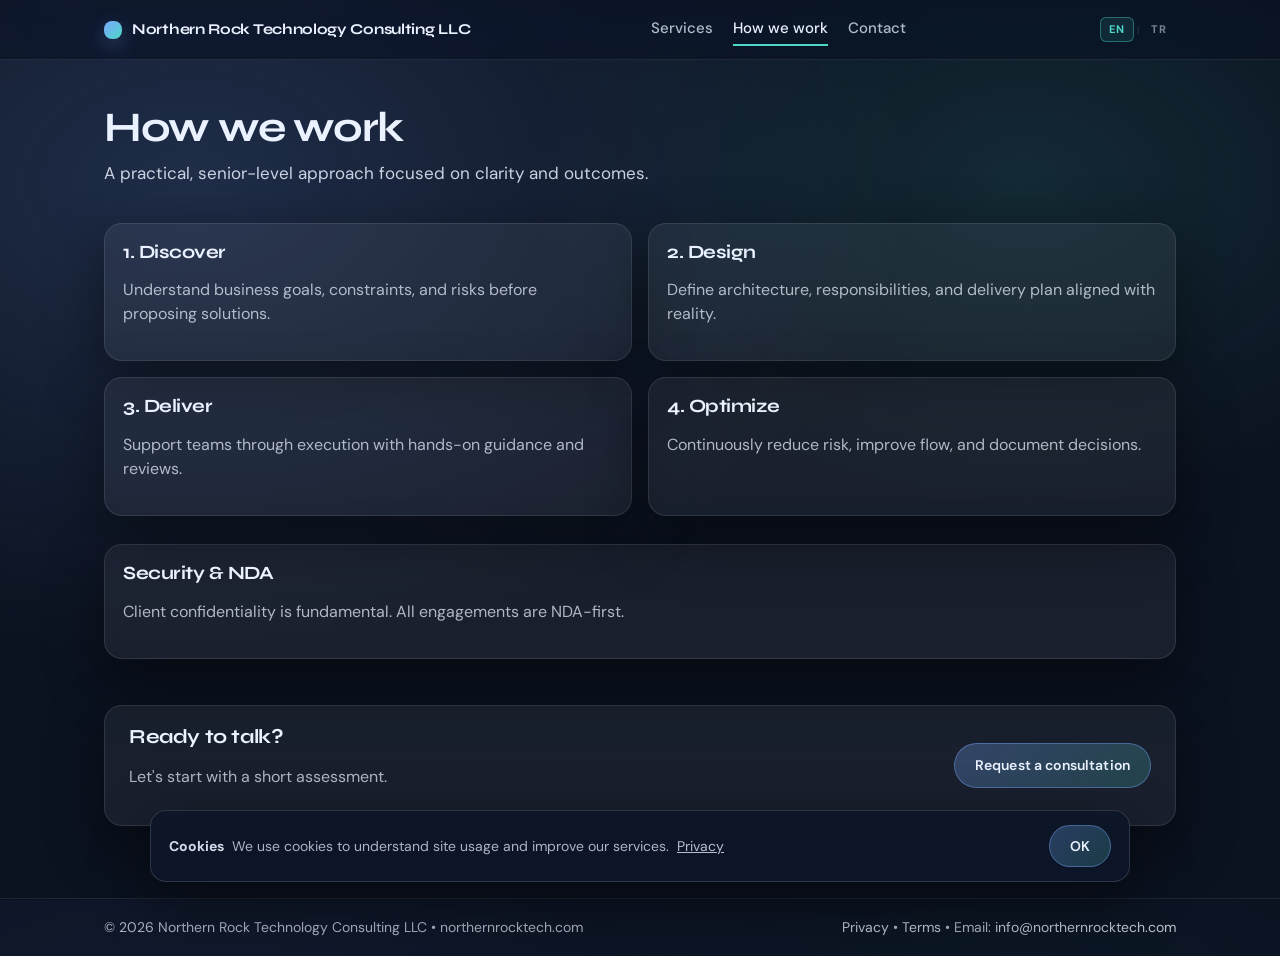
<file: how-we-work.html>
<!doctype html>
<html lang="en">
<head>
  <meta charset="utf-8" />
<link rel="preconnect" href="https://fonts.googleapis.com" />
  <link rel="preconnect" href="https://fonts.gstatic.com" crossorigin />
  <style id="nrt-critical">
    /* Critical: hide dynamic elements before JS runs */
    .nav-drawer { display: none !important; }
    .skip-link { 
      position: fixed !important; 
      top: -300px !important; 
      opacity: 0 !important;
      pointer-events: none !important;
    }
    .nav-menu-btn { display: none !important; }
    .scroll-top { opacity: 0 !important; pointer-events: none !important; }
  </style>
  <meta name="viewport" content="width=device-width, initial-scale=1" />
  <title>How We Work | Northern Rock Technology Consulting</title>
  <meta name="description" content="Our delivery approach: discovery, design, delivery, and optimization." />
  <link rel="canonical" href="https://northernrocktech.com/how-we-work.html" />
  <link rel="preload" href="/styles.css" as="style" />
  <link rel="stylesheet" href="/styles.css" />
  <link rel="icon" href="/favicon.ico" />
  <link rel="manifest" href="/site.webmanifest" />
  <meta name="theme-color" content="#0b1220" />

</head>
<body>
  <header class="nav">
    <div class="nav-inner">
      <a class="brand" href="/">
        <span class="brand-dot"></span>
        <span>Northern Rock Technology Consulting LLC</span>
      </a>
      <nav class="nav-links">
        <a href="/services.html" data-i18n="nav_services">Services</a>
        <a class="active" href="/how-we-work.html" data-i18n="nav_how">How we work</a>
        <a href="/contact.html" data-i18n="nav_contact">Contact</a>
      </nav>
    </div>
  </header>

  <main id="main-content" class="container">
    <section class="page-head">
      <h1 data-i18n="how_title">How we work</h1>
      <p class="muted" data-i18n="how_lead">A practical, senior-level approach focused on clarity and outcomes.</p>
    </section>

    <section class="section grid">
      <div class="card" style="padding:18px">
        <h3 data-i18n="how_1_h3">1. Discover</h3>
        <p class="muted" data-i18n="how_1_p">Understand business goals, constraints, and risks before proposing solutions.</p>
      </div>
      <div class="card" style="padding:18px">
        <h3 data-i18n="how_2_h3">2. Design</h3>
        <p class="muted" data-i18n="how_2_p">Define architecture, responsibilities, and delivery plan aligned with reality.</p>
      </div>
      <div class="card" style="padding:18px">
        <h3 data-i18n="how_3_h3">3. Deliver</h3>
        <p class="muted" data-i18n="how_3_p">Support teams through execution with hands-on guidance and reviews.</p>
      </div>
      <div class="card" style="padding:18px">
        <h3 data-i18n="how_4_h3">4. Optimize</h3>
        <p class="muted" data-i18n="how_4_p">Continuously reduce risk, improve flow, and document decisions.</p>
      </div>
    </section>

    <section class="section">
      <div class="card" style="padding:18px">
        <h3 data-i18n="how_sec_h3">Security & NDA</h3>
        <p class="muted" data-i18n="how_sec_p">Client confidentiality is fundamental. All engagements are NDA-first.</p>
      </div>
    </section>

    <section class="section">
      <div class="cta card">
        <div>
          <h3 class="cta-title" data-i18n="how_cta_h3">Ready to talk?</h3>
          <p class="muted" data-i18n="how_cta_p">Let's start with a short assessment.</p>
        </div>
        <a class="btn primary" href="/contact.html" data-i18n="how_cta_btn">Request a consultation</a>
      </div>
    </section>
  </main>

  <footer class="footer">
    <div class="container footer-inner">
      <div>© <span id="y"></span> Northern Rock Technology Consulting LLC • northernrocktech.com</div>
      <div class="muted">
        <a href="/privacy.html" data-i18n="footer_privacy">Privacy</a> •
        <a href="/terms.html" data-i18n="footer_terms">Terms</a> •
        <span data-i18n="footer_email_label">Email:</span> <a href="mailto:info@northernrocktech.com">info@northernrocktech.com</a>
      </div>
    </div>
  </footer>

  <script>document.getElementById("y").textContent=new Date().getFullYear();</script>
  <script src="/i18n.js"></script>

  <div id="cookieBanner" class="cookie" role="dialog" aria-live="polite" aria-label="Cookie notice" hidden>
    <div class="cookie-inner">
      <div class="cookie-text">
        <strong data-i18n="cookie_title">Cookies</strong>
        <span class="muted" data-i18n="cookie_text">We use cookies to understand site usage and improve our services.</span>
        <a class="cookie-link" href="/privacy.html" data-i18n="footer_privacy">Privacy</a>
      </div>
      <button id="cookieAccept" class="btn primary" type="button" data-i18n="cookie_ok">OK</button>
    </div>
  </div>
  <script>
    (function(){try{var key="nrt_cookie_ok";var banner=document.getElementById("cookieBanner");var btn=document.getElementById("cookieAccept");if(!banner||!btn)return;if(!localStorage.getItem(key)){banner.hidden=false;banner.classList.add("show");}btn.addEventListener("click",function(){localStorage.setItem(key,"1");banner.classList.remove("show");banner.hidden=true;});}catch(e){}})();
  </script>
</body>
</html>
</file>
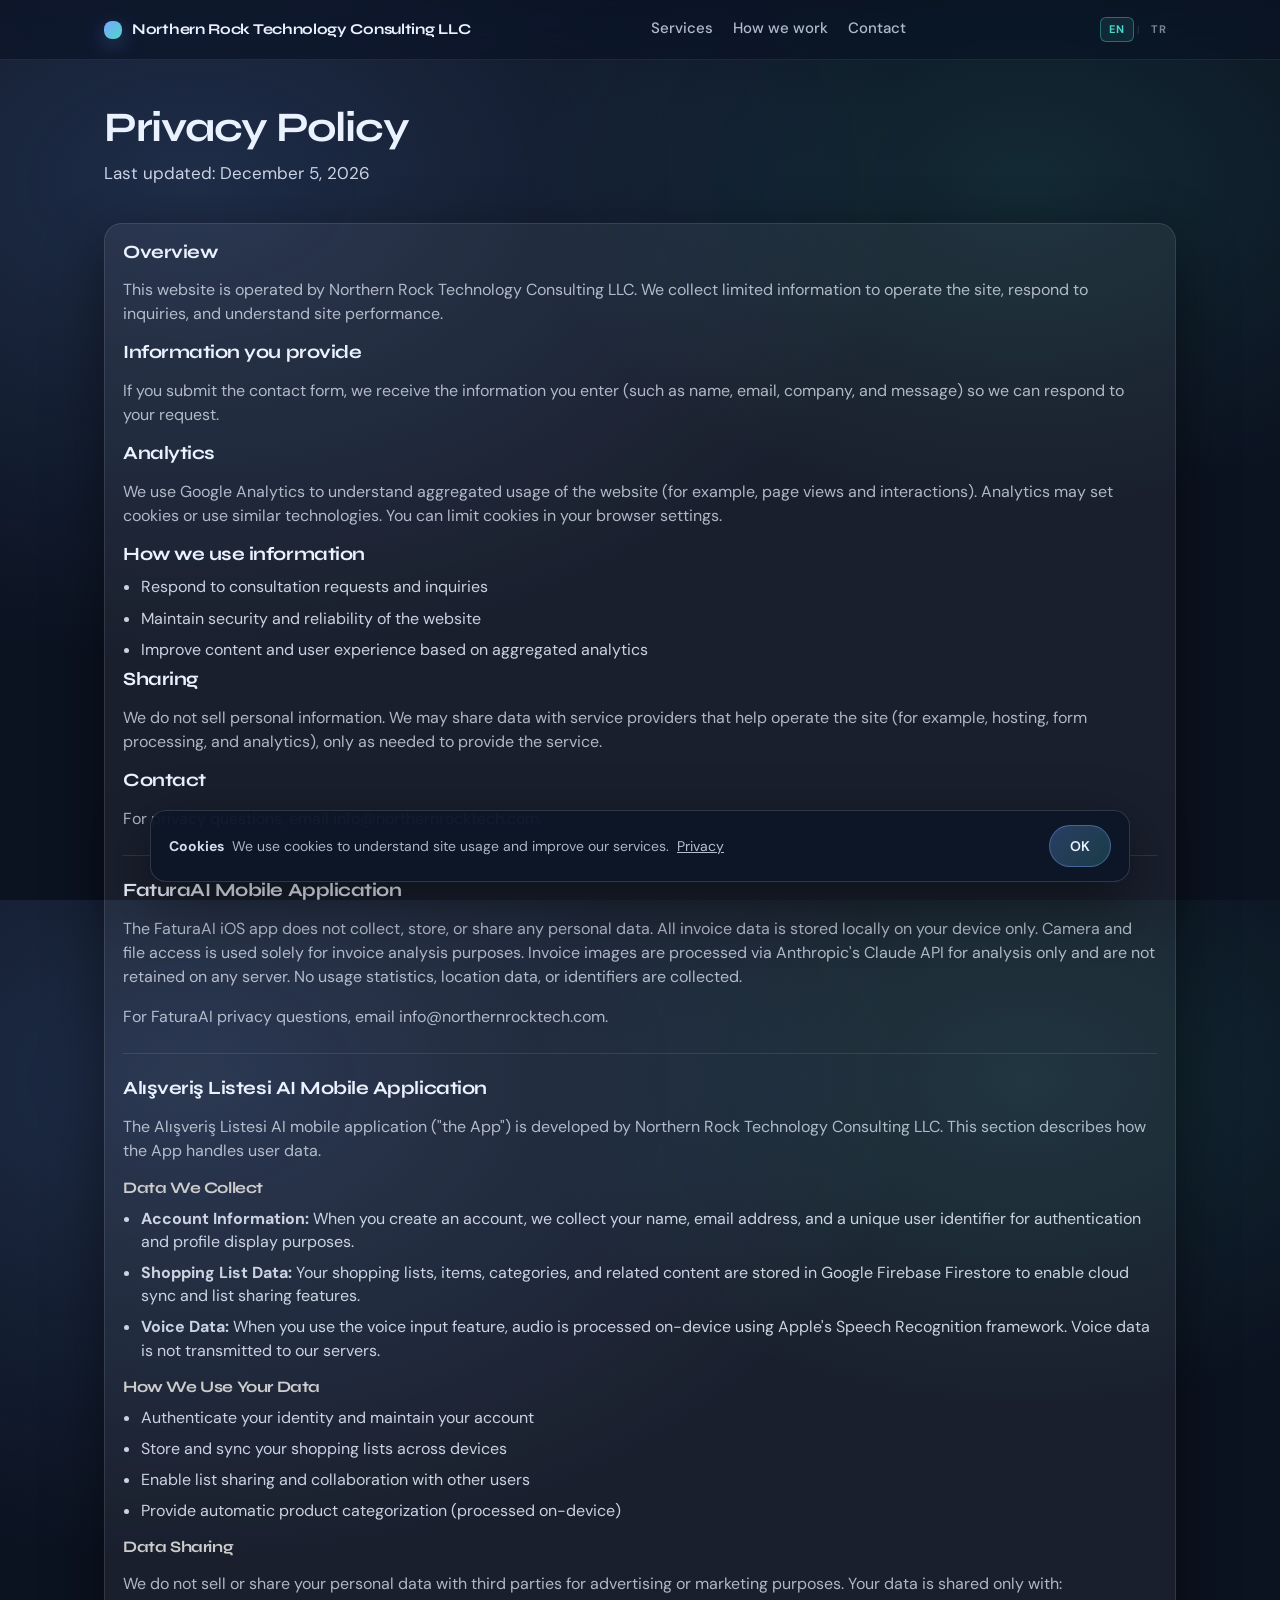
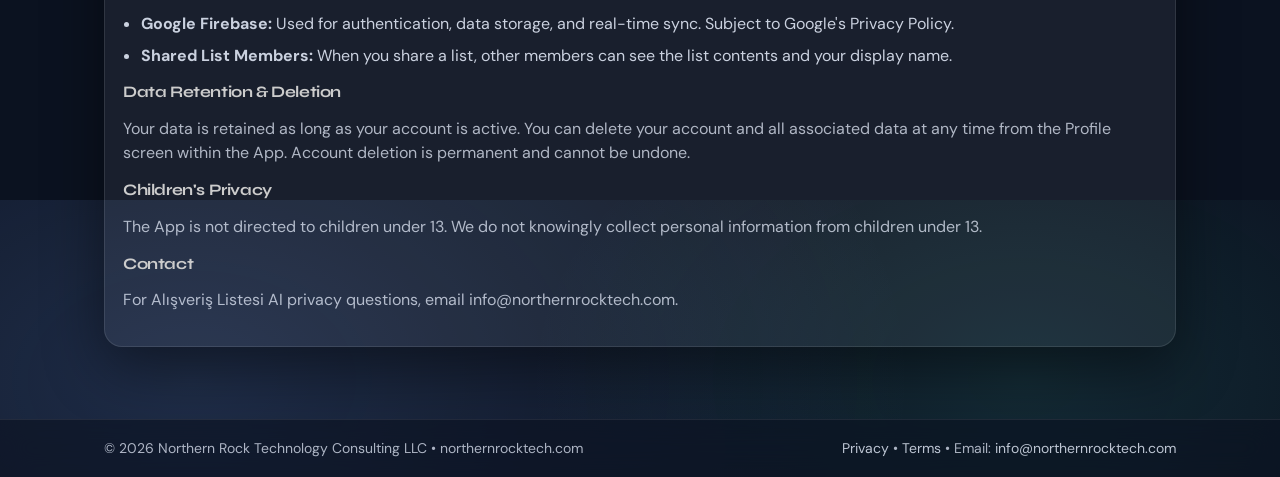
<file: privacy.html>
<!doctype html>
<html lang="en">
<head>
  <meta charset="utf-8" />
<link rel="preconnect" href="https://fonts.googleapis.com" />
  <link rel="preconnect" href="https://fonts.gstatic.com" crossorigin />
  <style id="nrt-critical">
    /* Critical: hide dynamic elements before JS runs */
    .nav-drawer { display: none !important; }
    .skip-link { 
      position: fixed !important; 
      top: -300px !important; 
      opacity: 0 !important;
      pointer-events: none !important;
    }
    .nav-menu-btn { display: none !important; }
    .scroll-top { opacity: 0 !important; pointer-events: none !important; }
  </style>
  <meta name="viewport" content="width=device-width, initial-scale=1" />
  <title>Privacy Policy | Northern Rock Technology Consulting</title>
  <meta name="description" content="Privacy policy for Northern Rock Technology Consulting LLC." />
  <link rel="canonical" href="https://northernrocktech.com/privacy.html" />
  <meta property="og:image" content="https://northernrocktech.com/og-image.png" />
  <link rel="preload" href="/styles.css" as="style" />
  <link rel="stylesheet" href="/styles.css" />
  <link rel="icon" href="/favicon.ico" />
  <link rel="manifest" href="/site.webmanifest" />
  <meta name="theme-color" content="#0b1220" />

</head>
<body>
  <header class="nav">
    <div class="nav-inner">
      <a class="brand" href="/">
        <span class="brand-dot" aria-hidden="true"></span>
        <span>Northern Rock Technology Consulting LLC</span>
      </a>
      <nav class="nav-links">
        <a href="/services.html" data-i18n="nav_services">Services</a>
        <a href="/services.html#how" data-i18n="nav_how">How we work</a>
        <a href="/contact.html" data-i18n="nav_contact">Contact</a>
      </nav>
    </div>
  </header>

  <main id="main-content" class="container">
    <section class="page-head">
      <h1 data-i18n="privacy_title">Privacy Policy</h1>
      <p class="muted">Last updated: <span id="d"></span></p>
    </section>

    <section class="section">
      <div class="card" style="padding:18px;">
        <h3 style="margin-top:0;" data-i18n="privacy_h_overview">Overview</h3>
        <p class="muted" data-i18n="privacy_overview">This website is operated by Northern Rock Technology Consulting LLC. We collect limited information to operate the site, respond to inquiries, and understand site performance.</p>

        <h3 data-i18n="privacy_h_provided">Information you provide</h3>
        <p class="muted" data-i18n="privacy_provided">If you submit the contact form, we receive the information you enter (such as name, email, company, and message) so we can respond to your request.</p>

        <h3 data-i18n="privacy_h_analytics">Analytics</h3>
        <p class="muted" data-i18n="privacy_analytics">We use Google Analytics to understand aggregated usage of the website (for example, page views and interactions). Analytics may set cookies or use similar technologies. You can limit cookies in your browser settings.</p>

        <h3 data-i18n="privacy_h_use">How we use information</h3>
        <ul class="list">
          <li data-i18n="privacy_use_l1">Respond to consultation requests and inquiries</li>
          <li data-i18n="privacy_use_l2">Maintain security and reliability of the website</li>
          <li data-i18n="privacy_use_l3">Improve content and user experience based on aggregated analytics</li>
        </ul>

        <h3 data-i18n="privacy_h_sharing">Sharing</h3>
        <p class="muted" data-i18n="privacy_sharing">We do not sell personal information. We may share data with service providers that help operate the site (for example, hosting, form processing, and analytics), only as needed to provide the service.</p>

        <h3 data-i18n="privacy_h_contact">Contact</h3>
        <p class="muted"><span data-i18n="privacy_contact">For privacy questions, email info@northernrocktech.com.</span></p>

        <hr style="border:none; border-top:1px solid rgba(255,255,255,0.1); margin: 24px 0;" />

        <h3 data-i18n="privacy_h_faturaai">FaturaAI Mobile Application</h3>
        <p class="muted" data-i18n="privacy_faturaai_1">The FaturaAI iOS app does not collect, store, or share any personal data. All invoice data is stored locally on your device only. Camera and file access is used solely for invoice analysis purposes. Invoice images are processed via Anthropic's Claude API for analysis only and are not retained on any server. No usage statistics, location data, or identifiers are collected.</p>
        <p class="muted" data-i18n="privacy_faturaai_2">For FaturaAI privacy questions, email info@northernrocktech.com.</p>

        <hr style="border:none; border-top:1px solid rgba(255,255,255,0.1); margin: 24px 0;" />

        <h3 id="alisveris-listesi-ai" data-i18n="privacy_h_alisveris">Alışveriş Listesi AI Mobile Application</h3>
        <p class="muted" data-i18n="privacy_alisveris_intro">The Alışveriş Listesi AI mobile application ("the App") is developed by Northern Rock Technology Consulting LLC. This section describes how the App handles user data.</p>

        <h4 style="color:#ccc; margin-top:16px;" data-i18n="privacy_alisveris_h_collect">Data We Collect</h4>
        <ul class="list">
          <li data-i18n="privacy_alisveris_collect_1"><strong>Account Information:</strong> When you create an account, we collect your name, email address, and a unique user identifier for authentication and profile display purposes.</li>
          <li data-i18n="privacy_alisveris_collect_2"><strong>Shopping List Data:</strong> Your shopping lists, items, categories, and related content are stored in Google Firebase Firestore to enable cloud sync and list sharing features.</li>
          <li data-i18n="privacy_alisveris_collect_3"><strong>Voice Data:</strong> When you use the voice input feature, audio is processed on-device using Apple's Speech Recognition framework. Voice data is not transmitted to our servers.</li>
        </ul>

        <h4 style="color:#ccc; margin-top:16px;" data-i18n="privacy_alisveris_h_use">How We Use Your Data</h4>
        <ul class="list">
          <li data-i18n="privacy_alisveris_use_1">Authenticate your identity and maintain your account</li>
          <li data-i18n="privacy_alisveris_use_2">Store and sync your shopping lists across devices</li>
          <li data-i18n="privacy_alisveris_use_3">Enable list sharing and collaboration with other users</li>
          <li data-i18n="privacy_alisveris_use_4">Provide automatic product categorization (processed on-device)</li>
        </ul>

        <h4 style="color:#ccc; margin-top:16px;" data-i18n="privacy_alisveris_h_sharing">Data Sharing</h4>
        <p class="muted" data-i18n="privacy_alisveris_sharing">We do not sell or share your personal data with third parties for advertising or marketing purposes. Your data is shared only with:</p>
        <ul class="list">
          <li data-i18n="privacy_alisveris_sharing_1"><strong>Google Firebase:</strong> Used for authentication, data storage, and real-time sync. Subject to Google's Privacy Policy.</li>
          <li data-i18n="privacy_alisveris_sharing_2"><strong>Shared List Members:</strong> When you share a list, other members can see the list contents and your display name.</li>
        </ul>

        <h4 style="color:#ccc; margin-top:16px;" data-i18n="privacy_alisveris_h_retention">Data Retention &amp; Deletion</h4>
        <p class="muted" data-i18n="privacy_alisveris_retention">Your data is retained as long as your account is active. You can delete your account and all associated data at any time from the Profile screen within the App. Account deletion is permanent and cannot be undone.</p>

        <h4 style="color:#ccc; margin-top:16px;" data-i18n="privacy_alisveris_h_children">Children's Privacy</h4>
        <p class="muted" data-i18n="privacy_alisveris_children">The App is not directed to children under 13. We do not knowingly collect personal information from children under 13.</p>

        <h4 style="color:#ccc; margin-top:16px;" data-i18n="privacy_alisveris_h_contact">Contact</h4>
        <p class="muted"><span data-i18n="privacy_alisveris_contact">For Alışveriş Listesi AI privacy questions, email info@northernrocktech.com.</span></p>
      </div>
    </section>
  </main>

  <footer class="footer">
    <div class="container footer-inner">
      <div>© <span id="y"></span> Northern Rock Technology Consulting LLC • northernrocktech.com</div>
      <div class="muted">
        <a href="/privacy.html" data-i18n="footer_privacy">Privacy</a> •
        <a href="/terms.html" data-i18n="footer_terms">Terms</a> •
        <span data-i18n="footer_email_label">Email:</span> <a href="mailto:info@northernrocktech.com">info@northernrocktech.com</a>
      </div>
    </div>
  </footer>

  <script>
    document.getElementById("y").textContent = new Date().getFullYear();
    var dt = new Date();
    document.getElementById("d").textContent = dt.toLocaleDateString(undefined, {year:'numeric',month:'long',day:'numeric'});
  </script>
  <script src="/i18n.js"></script>

  <div id="cookieBanner" class="cookie" role="dialog" aria-live="polite" aria-label="Cookie notice" hidden>
    <div class="cookie-inner">
      <div class="cookie-text">
        <strong data-i18n="cookie_title">Cookies</strong>
        <span class="muted" data-i18n="cookie_text">We use cookies to understand site usage and improve our services.</span>
        <a class="cookie-link" href="/privacy.html" data-i18n="footer_privacy">Privacy</a>
      </div>
      <button id="cookieAccept" class="btn primary" type="button" data-i18n="cookie_ok">OK</button>
    </div>
  </div>
  <script>
    (function(){try{var key="nrt_cookie_ok";var banner=document.getElementById("cookieBanner");var btn=document.getElementById("cookieAccept");if(!banner||!btn)return;if(!localStorage.getItem(key)){banner.hidden=false;banner.classList.add("show");}btn.addEventListener("click",function(){localStorage.setItem(key,"1");banner.classList.remove("show");banner.hidden=true;});}catch(e){}})();
  </script>
</body>
</html>
</file>
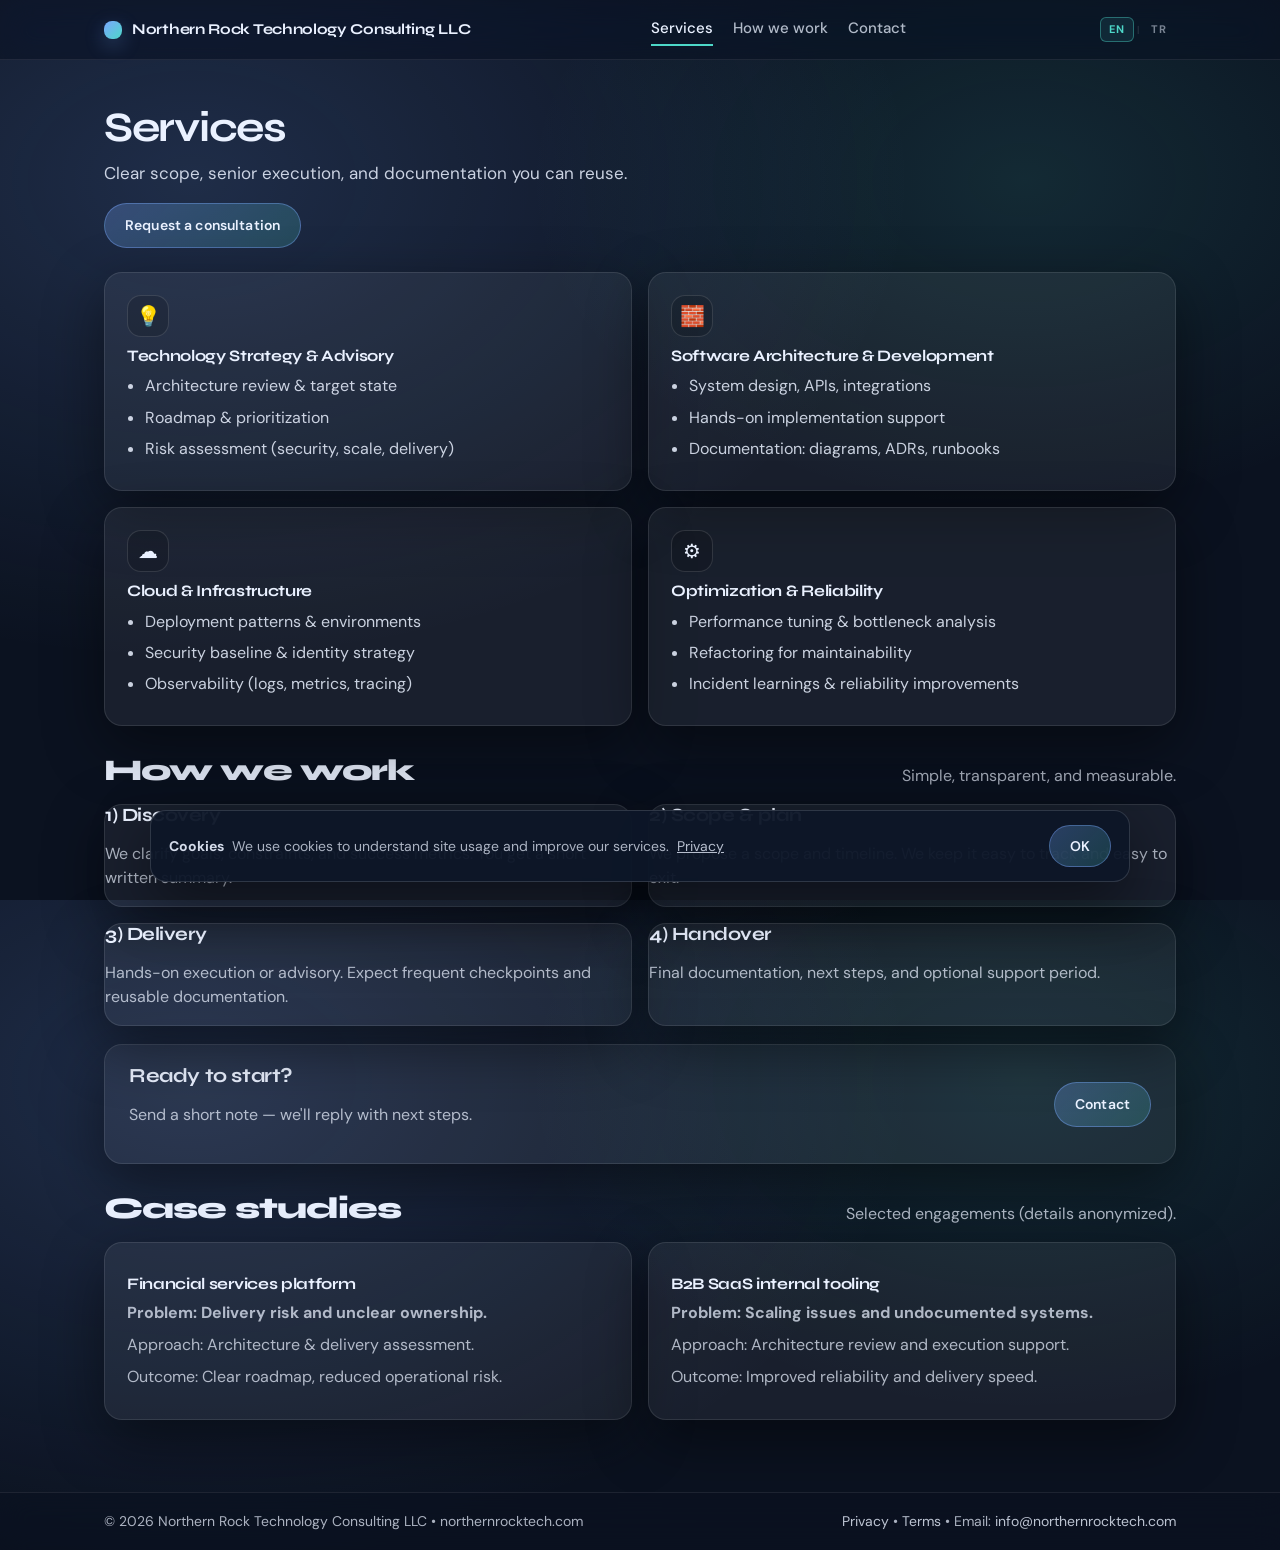
<file: services.html>
<!doctype html>
<html lang="en">
<head>
  <meta charset="utf-8" />
<link rel="preconnect" href="https://fonts.googleapis.com" />
  <link rel="preconnect" href="https://fonts.gstatic.com" crossorigin />
  <style id="nrt-critical">
    /* Critical: hide dynamic elements before JS runs */
    .nav-drawer { display: none !important; }
    .skip-link { 
      position: fixed !important; 
      top: -300px !important; 
      opacity: 0 !important;
      pointer-events: none !important;
    }
    .nav-menu-btn { display: none !important; }
    .scroll-top { opacity: 0 !important; pointer-events: none !important; }
  </style>
  <meta name="viewport" content="width=device-width, initial-scale=1" />
  <title>Services | Northern Rock Technology Consulting</title>
  <meta name="description" content="Technology strategy, software architecture, cloud consulting, and optimization. Senior-level consulting with practical delivery." />
  <link rel="canonical" href="https://northernrocktech.com/services.html" />
  <meta property="og:title" content="Services | Northern Rock Technology Consulting" />
  <meta property="og:description" content="Technology strategy, architecture, cloud, and delivery support." />
  <meta property="og:type" content="website" />
  <meta property="og:url" content="https://northernrocktech.com/services.html" />
  <script async src="https://www.googletagmanager.com/gtag/js?id=G-9ZZRLGK355"></script>
  <script>window.dataLayer=window.dataLayer||[];function gtag(){dataLayer.push(arguments);}gtag('js',new Date());gtag('config','G-9ZZRLGK355');</script>
  <meta property="og:image" content="https://northernrocktech.com/og-image.png" />
  <meta property="og:image:width" content="1200" />
  <meta property="og:image:height" content="630" />
  <meta name="twitter:card" content="summary_large_image" />
  <meta name="twitter:image" content="https://northernrocktech.com/og-image.png" />
  <link rel="preload" href="/styles.css" as="style" />
  <link rel="stylesheet" href="/styles.css" />
  <link rel="icon" href="/favicon.ico" />
  <link rel="icon" type="image/png" sizes="32x32" href="/favicon-32x32.png" />
  <link rel="icon" type="image/png" sizes="16x16" href="/favicon-16x16.png" />
  <link rel="apple-touch-icon" sizes="180x180" href="/apple-touch-icon.png" />
  <link rel="manifest" href="/site.webmanifest" />
  <meta name="theme-color" content="#0b1220" />

</head>
<body>
  <header class="nav">
    <div class="nav-inner">
      <a class="brand" href="/">
        <span class="brand-dot" aria-hidden="true"></span>
        <span>Northern Rock Technology Consulting LLC</span>
      </a>
      <nav class="nav-links">
        <a class="active" href="/services.html" data-i18n="nav_services">Services</a>
        <a href="/how-we-work.html" data-i18n="nav_how">How we work</a>
        <a href="/contact.html" data-i18n="nav_contact">Contact</a>
      </nav>
    </div>
  </header>

  <main id="main-content" class="container">
    <section class="page-head">
      <h1 data-i18n="services_title">Services</h1>
      <p class="muted" data-i18n="services_lead">Clear scope, senior execution, and documentation you can reuse.</p>
      <a href="/contact.html" class="btn primary" id="ctaConsultationServices" data-i18n="services_cta_btn">Request a consultation</a>
    </section>

    <section class="section">
      <div class="grid">
        <article class="card service">
          <div class="service-icon" aria-hidden="true">💡</div>
          <h3 data-i18n="services_s1_h3">Technology Strategy & Advisory</h3>
          <ul class="list">
            <li data-i18n="services_s1_l1">Architecture review & target state</li>
            <li data-i18n="services_s1_l2">Roadmap & prioritization</li>
            <li data-i18n="services_s1_l3">Risk assessment (security, scale, delivery)</li>
          </ul>
        </article>
        <article class="card service">
          <div class="service-icon" aria-hidden="true">🧱</div>
          <h3 data-i18n="services_s2_h3">Software Architecture & Development</h3>
          <ul class="list">
            <li data-i18n="services_s2_l1">System design, APIs, integrations</li>
            <li data-i18n="services_s2_l2">Hands-on implementation support</li>
            <li data-i18n="services_s2_l3">Documentation: diagrams, ADRs, runbooks</li>
          </ul>
        </article>
        <article class="card service">
          <div class="service-icon" aria-hidden="true">☁️</div>
          <h3 data-i18n="services_s3_h3">Cloud & Infrastructure</h3>
          <ul class="list">
            <li data-i18n="services_s3_l1">Deployment patterns & environments</li>
            <li data-i18n="services_s3_l2">Security baseline & identity strategy</li>
            <li data-i18n="services_s3_l3">Observability (logs, metrics, tracing)</li>
          </ul>
        </article>
        <article class="card service">
          <div class="service-icon" aria-hidden="true">⚙️</div>
          <h3 data-i18n="services_s4_h3">Optimization & Reliability</h3>
          <ul class="list">
            <li data-i18n="services_s4_l1">Performance tuning & bottleneck analysis</li>
            <li data-i18n="services_s4_l2">Refactoring for maintainability</li>
            <li data-i18n="services_s4_l3">Incident learnings & reliability improvements</li>
          </ul>
        </article>
      </div>
    </section>

    <section id="how" class="section">
      <div class="section-head">
        <h2 data-i18n="services_how_h2">How we work</h2>
        <p class="muted" data-i18n="services_how_lead">Simple, transparent, and measurable.</p>
      </div>
      <div class="grid">
        <article class="card">
          <h3 data-i18n="services_how_1_h3">1) Discovery</h3>
          <p class="muted" data-i18n="services_how_1_p">We clarify goals, constraints, and success metrics. You get a short written summary.</p>
        </article>
        <article class="card">
          <h3 data-i18n="services_how_2_h3">2) Scope & plan</h3>
          <p class="muted" data-i18n="services_how_2_p">We propose a scope and timeline. We keep it easy to track and easy to exit.</p>
        </article>
        <article class="card">
          <h3 data-i18n="services_how_3_h3">3) Delivery</h3>
          <p class="muted" data-i18n="services_how_3_p">Hands-on execution or advisory. Expect frequent checkpoints and reusable documentation.</p>
        </article>
        <article class="card">
          <h3 data-i18n="services_how_4_h3">4) Handover</h3>
          <p class="muted" data-i18n="services_how_4_p">Final documentation, next steps, and optional support period.</p>
        </article>
      </div>
      <div class="cta card">
        <div>
          <h3 class="cta-title" data-i18n="services_ready_h3">Ready to start?</h3>
          <p class="muted" data-i18n="services_ready_p">Send a short note — we'll reply with next steps.</p>
        </div>
        <a class="btn primary" href="/contact.html" data-i18n="services_ready_btn">Contact</a>
      </div>
    </section>

    <section class="section">
      <div class="section-head">
        <h2 data-i18n="services_cases_h2">Case studies</h2>
        <p class="muted" data-i18n="services_cases_lead">Selected engagements (details anonymized).</p>
      </div>
      <div class="grid">
        <div class="card service">
          <h3 data-i18n="services_case1_h3">Financial services platform</h3>
          <p class="muted"><strong data-i18n="services_case1_prob">Problem: Delivery risk and unclear ownership.</strong></p>
          <p class="muted" data-i18n="services_case1_app">Approach: Architecture & delivery assessment.</p>
          <p class="muted" data-i18n="services_case1_out">Outcome: Clear roadmap, reduced operational risk.</p>
        </div>
        <div class="card service">
          <h3 data-i18n="services_case2_h3">B2B SaaS internal tooling</h3>
          <p class="muted"><strong data-i18n="services_case2_prob">Problem: Scaling issues and undocumented systems.</strong></p>
          <p class="muted" data-i18n="services_case2_app">Approach: Architecture review and execution support.</p>
          <p class="muted" data-i18n="services_case2_out">Outcome: Improved reliability and delivery speed.</p>
        </div>
      </div>
    </section>
  </main>

  <footer class="footer">
    <div class="container footer-inner">
      <div>© <span id="y"></span> Northern Rock Technology Consulting LLC • northernrocktech.com</div>
      <div class="muted">
        <a href="/privacy.html" data-i18n="footer_privacy">Privacy</a> •
        <a href="/terms.html" data-i18n="footer_terms">Terms</a> •
        <span data-i18n="footer_email_label">Email:</span> <a href="mailto:info@northernrocktech.com">info@northernrocktech.com</a>
      </div>
    </div>
  </footer>

  <script>document.getElementById("y").textContent = new Date().getFullYear();</script>
  <script src="/i18n.js"></script>

  <div id="cookieBanner" class="cookie" role="dialog" aria-live="polite" aria-label="Cookie notice" hidden>
    <div class="cookie-inner">
      <div class="cookie-text">
        <strong data-i18n="cookie_title">Cookies</strong>
        <span class="muted" data-i18n="cookie_text">We use cookies to understand site usage and improve our services.</span>
        <a class="cookie-link" href="/privacy.html" data-i18n="footer_privacy">Privacy</a>
      </div>
      <button id="cookieAccept" class="btn primary" type="button" data-i18n="cookie_ok">OK</button>
    </div>
  </div>
  <script>
    (function(){try{var key="nrt_cookie_ok";var banner=document.getElementById("cookieBanner");var btn=document.getElementById("cookieAccept");if(!banner||!btn)return;if(!localStorage.getItem(key)){banner.hidden=false;banner.classList.add("show");}btn.addEventListener("click",function(){localStorage.setItem(key,"1");banner.classList.remove("show");banner.hidden=true;});}catch(e){}})();
  </script>
</body>
</html>
</file>
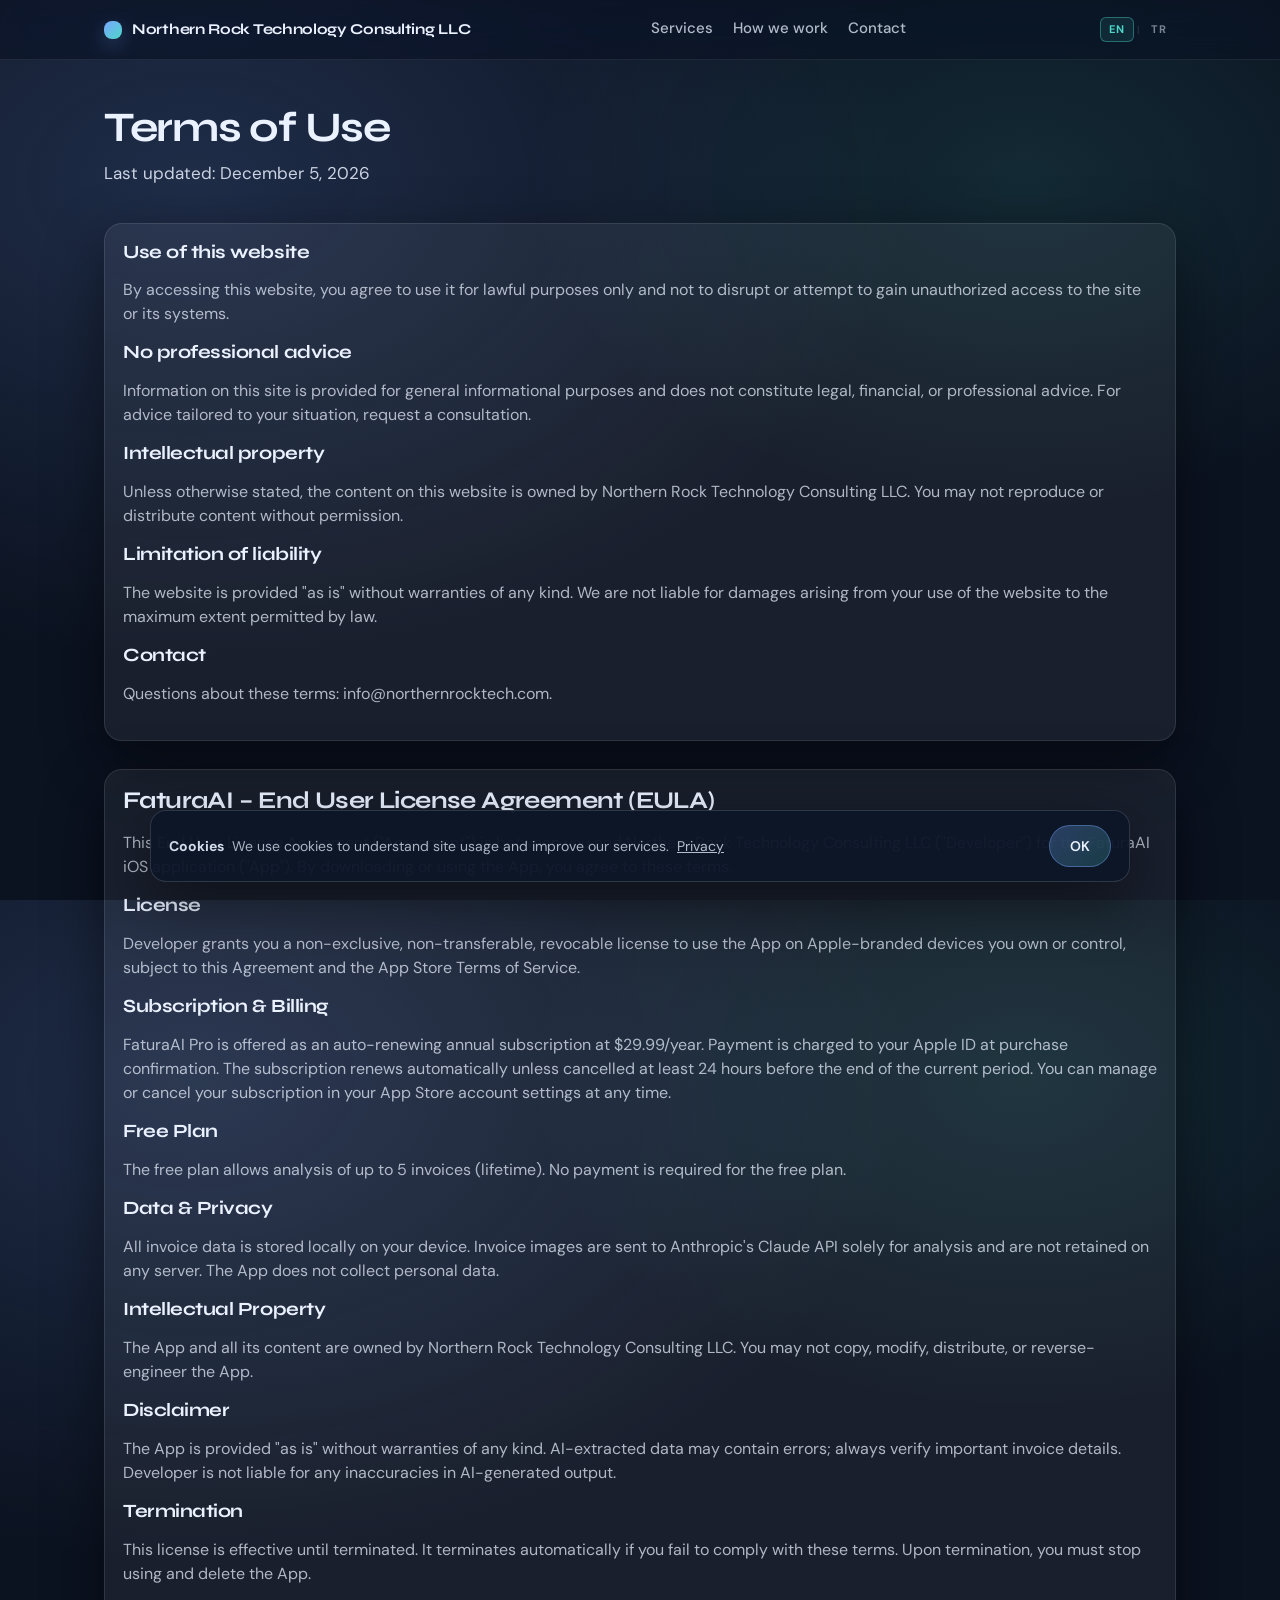
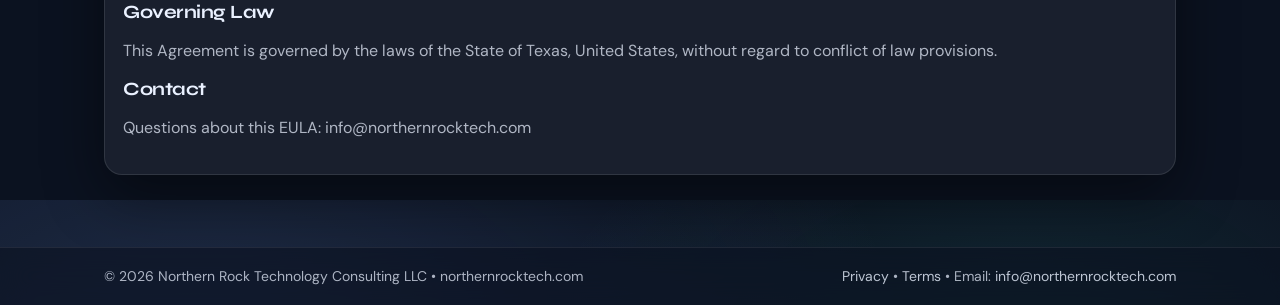
<file: terms.html>
<!doctype html>
<html lang="en">
<head>
  <meta charset="utf-8" />
<link rel="preconnect" href="https://fonts.googleapis.com" />
  <link rel="preconnect" href="https://fonts.gstatic.com" crossorigin />
  <style id="nrt-critical">
    /* Critical: hide dynamic elements before JS runs */
    .nav-drawer { display: none !important; }
    .skip-link { 
      position: fixed !important; 
      top: -300px !important; 
      opacity: 0 !important;
      pointer-events: none !important;
    }
    .nav-menu-btn { display: none !important; }
    .scroll-top { opacity: 0 !important; pointer-events: none !important; }
  </style>
  <meta name="viewport" content="width=device-width, initial-scale=1" />
  <title>Terms of Use | Northern Rock Technology Consulting</title>
  <meta name="description" content="Terms of use for Northern Rock Technology Consulting LLC." />
  <link rel="canonical" href="https://northernrocktech.com/terms.html" />
  <link rel="preload" href="/styles.css" as="style" />
  <link rel="stylesheet" href="/styles.css" />
  <link rel="icon" href="/favicon.ico" />
  <link rel="manifest" href="/site.webmanifest" />
  <meta name="theme-color" content="#0b1220" />

</head>
<body>
  <header class="nav">
    <div class="nav-inner">
      <a class="brand" href="/">
        <span class="brand-dot" aria-hidden="true"></span>
        <span>Northern Rock Technology Consulting LLC</span>
      </a>
      <nav class="nav-links">
        <a href="/services.html" data-i18n="nav_services">Services</a>
        <a href="/services.html#how" data-i18n="nav_how">How we work</a>
        <a href="/contact.html" data-i18n="nav_contact">Contact</a>
      </nav>
    </div>
  </header>

  <main id="main-content" class="container">
    <section class="page-head">
      <h1 data-i18n="terms_title">Terms of Use</h1>
      <p class="muted">Last updated: <span id="d"></span></p>
    </section>

    <section class="section">
      <div class="card" style="padding:18px;">
        <h3 style="margin-top:0;" data-i18n="terms_h_use">Use of this website</h3>
        <p class="muted" data-i18n="terms_use">By accessing this website, you agree to use it for lawful purposes only and not to disrupt or attempt to gain unauthorized access to the site or its systems.</p>

        <h3 data-i18n="terms_h_advice">No professional advice</h3>
        <p class="muted" data-i18n="terms_advice">Information on this site is provided for general informational purposes and does not constitute legal, financial, or professional advice. For advice tailored to your situation, request a consultation.</p>

        <h3 data-i18n="terms_h_ip">Intellectual property</h3>
        <p class="muted" data-i18n="terms_ip">Unless otherwise stated, the content on this website is owned by Northern Rock Technology Consulting LLC. You may not reproduce or distribute content without permission.</p>

        <h3 data-i18n="terms_h_liability">Limitation of liability</h3>
        <p class="muted" data-i18n="terms_liability">The website is provided "as is" without warranties of any kind. We are not liable for damages arising from your use of the website to the maximum extent permitted by law.</p>

        <h3 data-i18n="terms_h_contact">Contact</h3>
        <p class="muted" data-i18n="terms_contact">Questions about these terms: info@northernrocktech.com.</p>
      </div>
    </section>

    <section class="section" id="faturaai-eula">
      <div class="card" style="padding:18px;">
        <h2 style="margin-top:0;" data-i18n="eula_title">FaturaAI – End User License Agreement (EULA)</h2>
        <p class="muted" data-i18n="eula_intro">This End User License Agreement ("Agreement") is between you and Northern Rock Technology Consulting LLC ("Developer") for the FaturaAI iOS application ("App"). By downloading or using the App, you agree to these terms.</p>

        <h3 data-i18n="eula_h_license">License</h3>
        <p class="muted" data-i18n="eula_license">Developer grants you a non-exclusive, non-transferable, revocable license to use the App on Apple-branded devices you own or control, subject to this Agreement and the App Store Terms of Service.</p>

        <h3 data-i18n="eula_h_sub">Subscription & Billing</h3>
        <p class="muted" data-i18n="eula_sub">FaturaAI Pro is offered as an auto-renewing annual subscription at $29.99/year. Payment is charged to your Apple ID at purchase confirmation. The subscription renews automatically unless cancelled at least 24 hours before the end of the current period. You can manage or cancel your subscription in your App Store account settings at any time.</p>

        <h3 data-i18n="eula_h_free">Free Plan</h3>
        <p class="muted" data-i18n="eula_free">The free plan allows analysis of up to 5 invoices (lifetime). No payment is required for the free plan.</p>

        <h3 data-i18n="eula_h_data">Data & Privacy</h3>
        <p class="muted" data-i18n="eula_data">All invoice data is stored locally on your device. Invoice images are sent to Anthropic's Claude API solely for analysis and are not retained on any server. The App does not collect personal data. See our <a href="/privacy.html" style="color:var(--accent);">Privacy Policy</a> for full details.</p>

        <h3 data-i18n="eula_h_ip">Intellectual Property</h3>
        <p class="muted" data-i18n="eula_ip">The App and all its content are owned by Northern Rock Technology Consulting LLC. You may not copy, modify, distribute, or reverse-engineer the App.</p>

        <h3 data-i18n="eula_h_disclaimer">Disclaimer</h3>
        <p class="muted" data-i18n="eula_disclaimer">The App is provided "as is" without warranties of any kind. AI-extracted data may contain errors; always verify important invoice details. Developer is not liable for any inaccuracies in AI-generated output.</p>

        <h3 data-i18n="eula_h_term">Termination</h3>
        <p class="muted" data-i18n="eula_term">This license is effective until terminated. It terminates automatically if you fail to comply with these terms. Upon termination, you must stop using and delete the App.</p>

        <h3 data-i18n="eula_h_governing">Governing Law</h3>
        <p class="muted" data-i18n="eula_governing">This Agreement is governed by the laws of the State of Texas, United States, without regard to conflict of law provisions.</p>

        <h3 data-i18n="eula_h_contact">Contact</h3>
        <p class="muted" data-i18n="eula_contact">Questions about this EULA: <a href="mailto:info@northernrocktech.com" style="color:var(--accent);">info@northernrocktech.com</a></p>
      </div>
    </section>
  </main>

  <footer class="footer">
    <div class="container footer-inner">
      <div>© <span id="y"></span> Northern Rock Technology Consulting LLC • northernrocktech.com</div>
      <div class="muted">
        <a href="/privacy.html" data-i18n="footer_privacy">Privacy</a> •
        <a href="/terms.html" data-i18n="footer_terms">Terms</a> •
        <span data-i18n="footer_email_label">Email:</span> <a href="mailto:info@northernrocktech.com">info@northernrocktech.com</a>
      </div>
    </div>
  </footer>

  <script>
    document.getElementById("y").textContent = new Date().getFullYear();
    var dt = new Date();
    document.getElementById("d").textContent = dt.toLocaleDateString(undefined, {year:'numeric',month:'long',day:'numeric'});
  </script>
  <script src="/i18n.js"></script>

  <div id="cookieBanner" class="cookie" role="dialog" aria-live="polite" aria-label="Cookie notice" hidden>
    <div class="cookie-inner">
      <div class="cookie-text">
        <strong data-i18n="cookie_title">Cookies</strong>
        <span class="muted" data-i18n="cookie_text">We use cookies to understand site usage and improve our services.</span>
        <a class="cookie-link" href="/privacy.html" data-i18n="footer_privacy">Privacy</a>
      </div>
      <button id="cookieAccept" class="btn primary" type="button" data-i18n="cookie_ok">OK</button>
    </div>
  </div>
  <script>
    (function(){try{var key="nrt_cookie_ok";var banner=document.getElementById("cookieBanner");var btn=document.getElementById("cookieAccept");if(!banner||!btn)return;if(!localStorage.getItem(key)){banner.hidden=false;banner.classList.add("show");}btn.addEventListener("click",function(){localStorage.setItem(key,"1");banner.classList.remove("show");banner.hidden=true;});}catch(e){}})();
  </script>
</body>
</html>
</file>
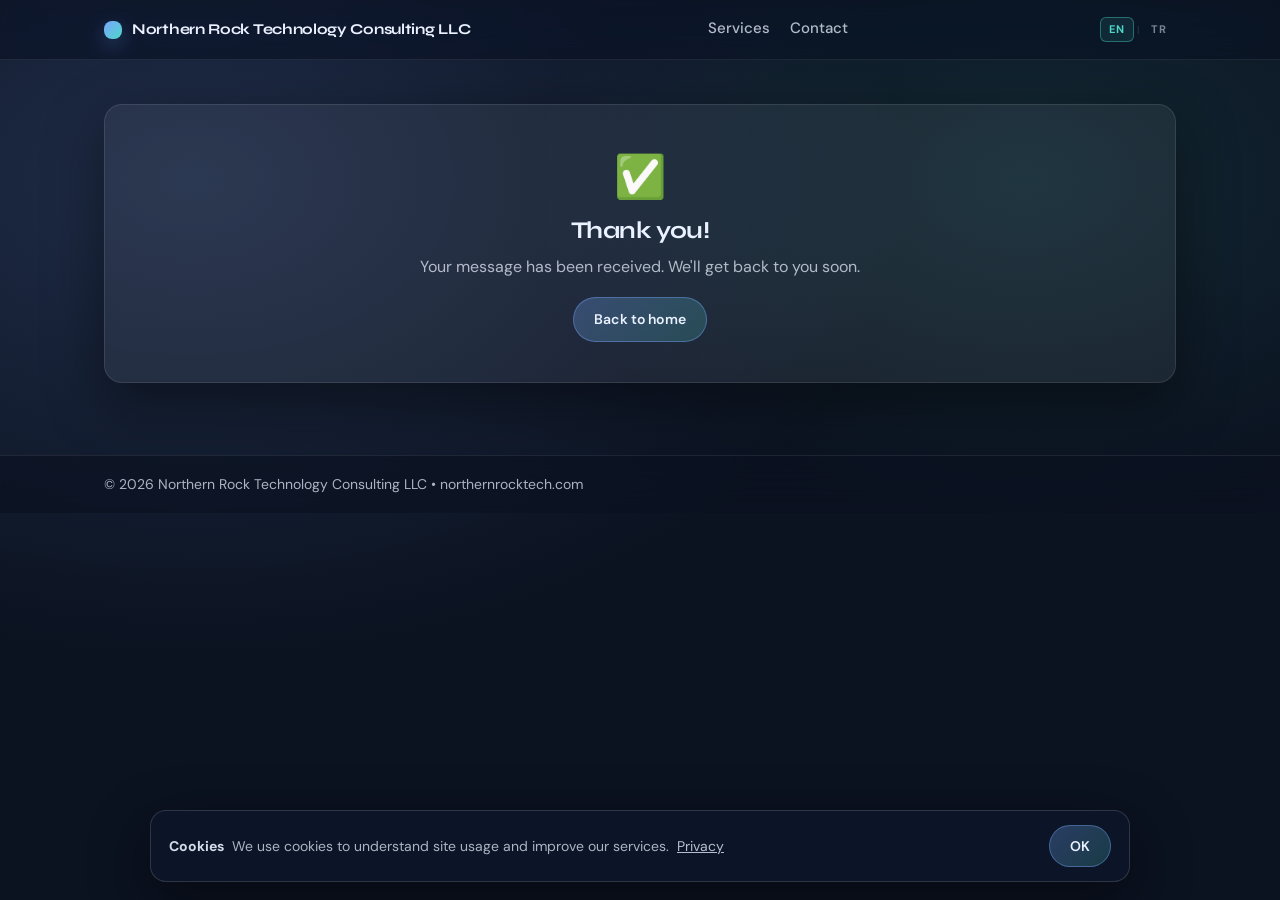
<file: thank-you.html>
<!doctype html>
<html lang="en">
<head>
  <meta charset="utf-8" />
<link rel="preconnect" href="https://fonts.googleapis.com" />
  <link rel="preconnect" href="https://fonts.gstatic.com" crossorigin />
  <style id="nrt-critical">
    /* Critical: hide dynamic elements before JS runs */
    .nav-drawer { display: none !important; }
    .skip-link { 
      position: fixed !important; 
      top: -300px !important; 
      opacity: 0 !important;
      pointer-events: none !important;
    }
    .nav-menu-btn { display: none !important; }
    .scroll-top { opacity: 0 !important; pointer-events: none !important; }
  </style>
  <meta name="viewport" content="width=device-width, initial-scale=1" />
  <title>Thank you | Northern Rock Technology Consulting</title>
  <meta name="robots" content="noindex" />
  <script async src="https://www.googletagmanager.com/gtag/js?id=G-9ZZRLGK355"></script>
  <script>window.dataLayer=window.dataLayer||[];function gtag(){dataLayer.push(arguments);}gtag('js',new Date());gtag('config','G-9ZZRLGK355');</script>
  <link rel="canonical" href="https://northernrocktech.com/thank-you.html" />
  <link rel="preload" href="/styles.css" as="style" />
  <link rel="stylesheet" href="/styles.css" />
  <link rel="icon" href="/favicon.ico" />
  <link rel="manifest" href="/site.webmanifest" />
  <meta name="theme-color" content="#0b1220" />

</head>
<body>
  <header class="nav">
    <div class="nav-inner">
      <a class="brand" href="/">
        <span class="brand-dot" aria-hidden="true"></span>
        <span>Northern Rock Technology Consulting LLC</span>
      </a>
      <nav class="nav-links">
        <a href="/services.html" data-i18n="nav_services">Services</a>
        <a href="/contact.html" data-i18n="nav_contact">Contact</a>
      </nav>
    </div>
  </header>

  <main id="main-content" class="container">
    <section class="section">
      <div class="card" style="text-align:center; padding:40px;">
        <div style="font-size:42px; margin-bottom:10px;">✅</div>
        <h1 style="margin:0 0 10px;" data-i18n="thankyou_h1">Thank you!</h1>
        <p class="muted" style="max-width:520px; margin:0 auto 18px;" data-i18n="thankyou_p">Your message has been received. We'll get back to you soon.</p>
        <a class="btn primary" href="/" data-i18n="thankyou_back">Back to home</a>
      </div>
    </section>
  </main>

  <footer class="footer">
    <div class="container footer-inner">
      <div>© <span id="y"></span> Northern Rock Technology Consulting LLC • northernrocktech.com</div>
    </div>
  </footer>

  <script>document.getElementById("y").textContent = new Date().getFullYear();</script>
  <script src="/i18n.js"></script>

  <div id="cookieBanner" class="cookie" role="dialog" aria-live="polite" aria-label="Cookie notice" hidden>
    <div class="cookie-inner">
      <div class="cookie-text">
        <strong data-i18n="cookie_title">Cookies</strong>
        <span class="muted" data-i18n="cookie_text">We use cookies to understand site usage and improve our services.</span>
        <a class="cookie-link" href="/privacy.html" data-i18n="footer_privacy">Privacy</a>
      </div>
      <button id="cookieAccept" class="btn primary" type="button" data-i18n="cookie_ok">OK</button>
    </div>
  </div>
  <script>
    (function(){try{var key="nrt_cookie_ok";var banner=document.getElementById("cookieBanner");var btn=document.getElementById("cookieAccept");if(!banner||!btn)return;if(!localStorage.getItem(key)){banner.hidden=false;banner.classList.add("show");}btn.addEventListener("click",function(){localStorage.setItem(key,"1");banner.classList.remove("show");banner.hidden=true;});}catch(e){}})();
  </script>
</body>
</html>
</file>
<file: styles.css>
@import url('https://fonts.googleapis.com/css2?family=Syne:wght@400;500;600;700;800&family=DM+Sans:ital,opsz,wght@0,9..40,300;0,9..40,400;0,9..40,500;0,9..40,600;1,9..40,300;1,9..40,400&display=swap');

/* ============================================================
   Northern Rock Technology Consulting — styles.css v2
   UX-improved: accessibility, mobile nav, transitions, contrast
   ============================================================ */

/* ── Design Tokens ── */
:root {
  --bg: #0b1220;
  --card: rgba(255,255,255,.06);
  --border: rgba(255,255,255,.10);
  --text: #eaf1ff;
  --muted: rgba(234,241,255,.72);
  --muted-strong: rgba(234,241,255,.85); /* improved contrast */
  --accent: #7aa7ff;
  --accent2: #4dd7c8;
  --accent-hover: #9dbfff;
  --shadow: 0 20px 60px rgba(0,0,0,.45);
  --shadow-sm: 0 4px 20px rgba(0,0,0,.30);
  --radius: 18px;
  --radius-sm: 12px;
  --nav-h: 60px;
  --transition: .18s ease;
  --font-display: 'Syne', ui-sans-serif, sans-serif;
  --font-body: 'DM Sans', ui-sans-serif, sans-serif;
}

/* ── Reset & Base ── */
*, *::before, *::after { box-sizing: border-box; }
html { scroll-behavior: smooth; }
html, body { height: 100%; }
body {
  margin: 0;
  font-family: 'DM Sans', ui-sans-serif, system-ui, sans-serif;
  background:
    radial-gradient(1200px 800px at 15% 20%, rgba(122,167,255,.18), transparent 60%),
    radial-gradient(900px 600px at 80% 20%, rgba(77,215,200,.12), transparent 55%),
    var(--bg);
  color: var(--text);
  -webkit-font-smoothing: antialiased;
  line-height: 1.5;
}

/* ── Heading & Display Typography ── */
h1, h2, h3, h4, h5, h6 {
  margin: 0;
  font-family: var(--font-display);
  font-weight: 700;
  line-height: 1.12;
  letter-spacing: -0.025em;
}
p, li, label, figcaption {
  font-family: var(--font-body);
}


/* ── Page fade-in (prevents flash on navigation) ── */
body { animation: pageFade .22s ease; }
@keyframes pageFade { from { opacity: 0; } to { opacity: 1; } }

/* ── Skip to content (accessibility - visually hidden until focused) ── */
.skip-link {
  position: fixed;
  top: -200px;
  left: 16px;
  z-index: 9999;
  padding: 10px 18px;
  border-radius: 8px;
  background: var(--accent);
  color: #0b1220;
  font-weight: 700;
  font-size: 14px;
  transition: top .15s ease;
  pointer-events: none;
  opacity: 0;
}
.skip-link:focus {
  top: 10px;
  pointer-events: auto;
  opacity: 1;
}

/* ── Links ── */
a { color: inherit; text-decoration: none; }
a:hover { opacity: .92; }

/* ── Focus rings (accessibility) ── */
:focus-visible {
  outline: 2px solid var(--accent);
  outline-offset: 3px;
  border-radius: 4px;
}

/* ── Container ── */
.container { max-width: 1120px; margin: 0 auto; padding: 24px; }

/* ============================================================
   NAVIGATION
   ============================================================ */
.nav {
  position: sticky;
  top: 0;
  z-index: 200;
  height: var(--nav-h);
  backdrop-filter: blur(16px) saturate(1.4);
  -webkit-backdrop-filter: blur(16px) saturate(1.4);
  background: rgba(11,18,32,.60);
  border-bottom: 1px solid rgba(255,255,255,.08);
}
.nav-inner {
  max-width: 1120px;
  margin: 0 auto;
  padding: 0 24px;
  height: 100%;
  display: flex;
  align-items: center;
  justify-content: space-between;
  gap: 16px;
}
.brand {
  display: flex;
  align-items: center;
  gap: 10px;
  font-weight: 700;
  font-family: var(--font-display);
  font-size: 15px;
  letter-spacing: -0.02em;
  flex-shrink: 0;
  transition: opacity var(--transition);
}
.brand:hover { opacity: .85; }
.brand-dot {
  width: 18px; height: 18px;
  border-radius: 8px;
  background: linear-gradient(135deg, var(--accent), var(--accent2));
  box-shadow: 0 6px 20px rgba(122,167,255,.30);
  flex-shrink: 0;
}

/* Desktop nav links */
.nav-links {
  display: flex;
  align-items: center;
  gap: 20px;
}
.nav-links a {
  color: rgba(234,241,255,.75);
  font-family: var(--font-body);
  font-weight: 500;
  font-size: 15px;
  padding: 4px 0;
  border-bottom: 2px solid transparent;
  transition: color var(--transition), border-color var(--transition);
}
.nav-links a:hover { color: var(--text); opacity: 1; }
.nav-links a.active {
  color: var(--text);
  border-bottom-color: var(--accent2);
}

/* ── Language Switcher ── */
.lang-switcher {
  display: flex;
  align-items: center;
  gap: 3px;
  margin-left: 14px;
  flex-shrink: 0;
}
.lang-toggle {
  background: none;
  border: 1px solid transparent;
  color: rgba(234,241,255,.50);
  font-size: 11px;
  font-weight: 700;
  letter-spacing: .08em;
  padding: 4px 8px;
  border-radius: 6px;
  cursor: pointer;
  transition: color var(--transition), border-color var(--transition), background var(--transition);
  font-family: inherit;
  line-height: 1.4;
}
.lang-toggle:hover { color: var(--text); background: rgba(255,255,255,.07); }
.lang-toggle.active {
  color: var(--accent2);
  border-color: rgba(77,215,200,.40);
  background: rgba(77,215,200,.10);
}
.lang-sep {
  color: rgba(255,255,255,.15);
  font-size: 10px;
  user-select: none;
  pointer-events: none;
}

/* ── Mobile hamburger ── */
.nav-menu-btn {
  display: none;
  flex-direction: column;
  justify-content: center;
  align-items: center;
  gap: 5px;
  width: 38px; height: 38px;
  border: 1px solid rgba(255,255,255,.12);
  border-radius: 10px;
  background: rgba(0,0,0,.12);
  cursor: pointer;
  flex-shrink: 0;
  transition: background var(--transition);
}
.nav-menu-btn:hover { background: rgba(255,255,255,.08); }
.nav-menu-btn span {
  display: block;
  width: 18px; height: 2px;
  background: var(--text);
  border-radius: 2px;
  transition: transform .22s ease, opacity .22s ease;
}
.nav-menu-btn.open span:nth-child(1) { transform: translateY(7px) rotate(45deg); }
.nav-menu-btn.open span:nth-child(2) { opacity: 0; transform: scaleX(0); }
.nav-menu-btn.open span:nth-child(3) { transform: translateY(-7px) rotate(-45deg); }

/* Mobile drawer - ALWAYS hidden unless .open class present */
.nav-drawer {
  position: fixed;
  top: var(--nav-h);
  left: 0; right: 0;
  z-index: 199;
  background: rgba(11,18,32,.97);
  backdrop-filter: blur(20px);
  -webkit-backdrop-filter: blur(20px);
  border-bottom: 1px solid rgba(255,255,255,.10);
  padding: 16px 24px 24px;
  flex-direction: column;
  gap: 4px;
  display: none;
}
.nav-drawer.open {
  display: flex;
  animation: drawerSlide .18s ease;
}
@keyframes drawerSlide {
  from { opacity: 0; transform: translateY(-8px); }
  to { opacity: 1; transform: translateY(0); }
}
.nav-drawer a {
  display: block;
  padding: 13px 4px;
  color: rgba(234,241,255,.80);
  font-size: 17px;
  font-weight: 520;
  border-bottom: 1px solid rgba(255,255,255,.06);
  transition: color var(--transition), padding-left var(--transition);
}
.nav-drawer a:last-child { border-bottom: none; }
.nav-drawer a:hover { color: var(--text); padding-left: 8px; opacity: 1; }
.nav-drawer a.active { color: var(--accent2); }
.nav-drawer .drawer-lang {
  display: flex;
  gap: 8px;
  margin-top: 12px;
  padding-top: 12px;
  border-top: 1px solid rgba(255,255,255,.08);
}

/* ============================================================
   CARDS
   ============================================================ */
.card {
  background: var(--card);
  border: 1px solid var(--border);
  border-radius: var(--radius);
  box-shadow: var(--shadow);
  transition: border-color var(--transition), transform var(--transition), box-shadow var(--transition), background var(--transition);
}
/* Clickable cards (service items) get lift on hover */
.service.card:hover, a.card:hover {
  border-color: rgba(122,167,255,.30);
  transform: translateY(-3px);
  background: rgba(122,167,255,.05);
  box-shadow: 0 16px 48px rgba(0,0,0,.45), 0 0 0 1px rgba(122,167,255,.10);
}
.service.card:hover .service-icon {
  background: rgba(122,167,255,.14);
  border-color: rgba(122,167,255,.25);
}

/* ── Typography helpers ── */
.muted { color: var(--muted); }
.muted-strong { color: var(--muted-strong); }
.tiny { font-size: 12px; line-height: 1.4; }

/* ============================================================
   HERO
   ============================================================ */
.hero {
  display: grid;
  grid-template-columns: 1.4fr .9fr;
  gap: 18px;
  padding-top: 18px;
  align-items: stretch;
}
.hero-card { 
  padding: 30px 32px;
  position: relative;
  overflow: hidden;
}

/* Subtle dot-grid texture on hero left card */
.hero-card::before {
  content: '';
  position: absolute;
  inset: 0;
  background-image: radial-gradient(circle, rgba(122,167,255,.12) 1px, transparent 1px);
  background-size: 28px 28px;
  background-position: 14px 14px;
  pointer-events: none;
  z-index: 0;
}
.hero-card > * { position: relative; z-index: 1; }

/* Animated accent top border */
.hero-card::after {
  content: '';
  position: absolute;
  top: 0; left: 0;
  height: 2px;
  width: 100%;
  background: linear-gradient(90deg, var(--accent), var(--accent2), transparent);
  opacity: .7;
}
.eyebrow {
  color: var(--accent2);
  font-weight: 600;
  font-size: 12px;
  letter-spacing: .10em;
  margin-bottom: 12px;
  text-transform: uppercase;
  font-family: var(--font-body);
  opacity: .9;
}
.hero h1 {
  font-size: clamp(26px, 2.8vw, 36px);
  line-height: 1.08;
  margin: 0 0 18px;
  letter-spacing: -.045em;
  font-family: var(--font-display);
  font-weight: 700;
}
.hero p {
  font-size: 18px;
  line-height: 1.65;
  margin: 0 0 24px;
  color: var(--muted-strong);
  font-family: var(--font-body);
  font-weight: 300;
}
.hero-actions {
  display: flex;
  flex-wrap: wrap;
  gap: 10px;
  align-items: center;
}

.pill {
  display: inline-flex;
  align-items: center;
  padding: 9px 14px;
  border-radius: 999px;
  border: 1px solid rgba(255,255,255,.12);
  background: rgba(0,0,0,.10);
  color: rgba(234,241,255,.80);
  font-size: 13px;
  letter-spacing: .01em;
}

/* ── Hero meta card ── */
.hero-meta {
  padding: 22px;
  position: relative;
  overflow: hidden;
  height: 100%;
  display: flex;
  flex-direction: column;
  justify-content: space-between;
}
.meta-row {
  display: grid;
  grid-template-columns: 140px 1fr;
  gap: 14px;
  align-items: start;
  padding: 12px 0;
  border-bottom: 1px solid rgba(255,255,255,.07);
}
.meta-row:last-of-type { border-bottom: none; }
.meta-k { color: var(--muted); white-space: nowrap; font-size: 14px; }
.meta-v {
  text-align: right;
  font-weight: 650;
  line-height: 1.35;
  overflow-wrap: anywhere;
  word-break: break-word;
  font-size: 14px;
}

/* orbs */
.meta-visual { position: absolute; inset: -40px -40px auto auto; width: 240px; height: 240px; opacity: .28; pointer-events: none; }
.orb {
  position: absolute;
  inset: 0;
  border-radius: 90px;
  background:
    radial-gradient(circle at 35% 35%, rgba(122,167,255,.35), transparent 55%),
    radial-gradient(circle at 60% 65%, rgba(77,215,200,.24), transparent 55%);
}
.orb.small { inset: 55px 55px auto auto; width: 110px; height: 110px; border-radius: 44px; opacity: .85; }
.orb.tiny { inset: auto auto 70px 70px; width: 70px; height: 70px; border-radius: 30px; opacity: .7; }

/* ============================================================
   BUTTONS
   ============================================================ */
.btn {
  display: inline-flex;
  align-items: center;
  justify-content: center;
  gap: 8px;
  padding: 11px 20px;
  border-radius: 999px;
  border: 1px solid rgba(255,255,255,.16);
  background: rgba(0,0,0,.14);
  color: var(--text);
  font-weight: 600;
  font-size: 14px;
  font-family: var(--font-body);
  letter-spacing: 0.01em;
  cursor: pointer;
  transition: transform var(--transition), background var(--transition), border-color var(--transition), box-shadow var(--transition);
  position: relative;
  overflow: hidden;
  white-space: nowrap;
}
.btn:hover {
  transform: translateY(-2px);
  background: rgba(255,255,255,.07);
  border-color: rgba(255,255,255,.22);
  box-shadow: 0 8px 24px rgba(0,0,0,.30);
  opacity: 1;
}
.btn:active { transform: translateY(0); }

.btn.primary {
  border-color: rgba(122,167,255,.40);
  background: linear-gradient(135deg, rgba(122,167,255,.28), rgba(77,215,200,.20));
}
.btn.primary:hover {
  border-color: rgba(122,167,255,.65);
  background: linear-gradient(135deg, rgba(122,167,255,.38), rgba(77,215,200,.30));
  box-shadow: 0 8px 28px rgba(122,167,255,.20);
}

/* Loading state */
.btn.loading {
  pointer-events: none;
  opacity: .7;
}
.btn.loading::after {
  content: '';
  width: 14px; height: 14px;
  border: 2px solid rgba(255,255,255,.3);
  border-top-color: var(--text);
  border-radius: 50%;
  animation: spin .65s linear infinite;
  margin-left: 6px;
}
@keyframes spin { to { transform: rotate(360deg); } }

/* ============================================================
   SECTIONS & GRID
   ============================================================ */
.section { padding: 20px 0 8px; }
.section-head {
  display: flex;
  align-items: flex-end;
  justify-content: space-between;
  gap: 16px;
  margin-bottom: 16px;
}
.section-head h2 { margin: 0; font-size: 30px; letter-spacing: -.03em; font-family: var(--font-display); font-weight: 800; }
.section-head p { margin: 0; }

.grid {
  display: grid;
  grid-template-columns: repeat(2, minmax(0, 1fr));
  gap: 16px;
}

/* Service cards */
.section .grid .card {
  animation: cardFadeIn .35s ease both;
}
.section .grid .card:nth-child(1) { animation-delay: .05s; }
.section .grid .card:nth-child(2) { animation-delay: .10s; }
.section .grid .card:nth-child(3) { animation-delay: .15s; }
.section .grid .card:nth-child(4) { animation-delay: .20s; }
@keyframes cardFadeIn {
  from { opacity: 0; transform: translateY(12px); }
  to   { opacity: 1; transform: translateY(0); }
}
.service { padding: 22px; }
.service h3 { margin: 10px 0 8px; font-size: 16px; letter-spacing: -.02em; font-family: var(--font-display); font-weight: 700; }
.service p { margin: 0 0 8px; color: var(--muted); }
.service-icon {
  width: 42px; height: 42px;
  border-radius: 14px;
  display: flex;
  align-items: center;
  justify-content: center;
  border: 1px solid rgba(255,255,255,.12);
  background: rgba(0,0,0,.14);
  font-size: 20px;
  transition: background var(--transition), border-color var(--transition), transform .22s ease;
}
.list { margin: 10px 0 0; padding-left: 18px; color: var(--muted-strong); }
.list li { margin: 8px 0; line-height: 1.45; }

/* CTA strip */
.cta {
  margin-top: 18px;
  padding: 20px 24px;
  display: flex;
  align-items: center;
  justify-content: space-between;
  gap: 16px;
  flex-wrap: wrap;
}
.cta-title { margin: 0 0 6px; font-size: 20px; font-weight: 700; font-family: var(--font-display); letter-spacing: -.02em; }

/* ============================================================
   PAGE HEADERS
   ============================================================ */
.page-head { padding-top: 20px; margin-bottom: 4px; }
.page-head h1 { margin: 0 0 10px; font-size: 42px; letter-spacing: -.03em; font-family: var(--font-display); }
.page-head p { margin: 0 0 16px; color: var(--muted-strong); font-size: 17px; }

/* ============================================================
   CONTACT FORM
   ============================================================ */
.contact-grid { grid-template-columns: .9fr 1.1fr; }

label {
  display: block;
  margin-top: 14px;
  margin-bottom: 6px;
  font-weight: 650;
  font-size: 14px;
  color: rgba(234,241,255,.88);
  letter-spacing: .01em;
}
input, textarea, select {
  width: 100%;
  padding: 12px 14px;
  border-radius: var(--radius-sm);
  border: 1px solid rgba(255,255,255,.14);
  background: rgba(0,0,0,.18);
  color: var(--text);
  font-size: 16px; /* prevents iOS auto-zoom */
  font-family: inherit;
  outline: none;
  transition: border-color var(--transition), box-shadow var(--transition);
}
textarea { min-height: 120px; resize: vertical; }
input:focus, textarea:focus {
  border-color: rgba(122,167,255,.55);
  box-shadow: 0 0 0 3px rgba(122,167,255,.10);
}
input::placeholder, textarea::placeholder { color: rgba(234,241,255,.35); }

.form-actions {
  display: flex;
  align-items: center;
  gap: 12px;
  margin-top: 16px;
  flex-wrap: wrap;
}
.hidden { display: none; }

/* ============================================================
   FOOTER
   ============================================================ */
.footer {
  margin-top: 40px;
  border-top: 1px solid rgba(255,255,255,.08);
  font-family: var(--font-body);
  background: rgba(11,18,32,.60);
  backdrop-filter: blur(14px);
  -webkit-backdrop-filter: blur(14px);
}
.footer-inner {
  max-width: 1120px;
  margin: 0 auto;
  display: flex;
  justify-content: space-between;
  align-items: center;
  gap: 12px;
  flex-wrap: wrap;
  padding: 18px 24px;
  font-size: 14px;
  color: var(--muted);
}
.footer a { color: rgba(234,241,255,.80); transition: color var(--transition); }
.footer a:hover { color: var(--text); opacity: 1; }

/* ============================================================
   TOAST & MODAL
   ============================================================ */
.toast {
  position: fixed;
  left: 50%;
  bottom: 28px;
  transform: translateX(-50%) translateY(8px);
  background: rgba(15,27,46,.96);
  border: 1px solid rgba(255,255,255,.14);
  box-shadow: var(--shadow);
  border-radius: 14px;
  padding: 13px 18px;
  color: rgba(234,241,255,.95);
  font-size: 14px;
  font-weight: 500;
  opacity: 0;
  pointer-events: none;
  z-index: 300;
  transition: opacity .2s ease, transform .2s ease;
  white-space: nowrap;
  max-width: calc(100vw - 32px);
  text-align: center;
}
.toast.show { opacity: 1; transform: translateX(-50%) translateY(0); }
.toast.error { border-color: rgba(255,120,120,.40); }

.modal {
  position: fixed;
  inset: 0;
  background: rgba(0,0,0,.60);
  display: none;
  align-items: center;
  justify-content: center;
  padding: 18px;
  z-index: 400;
}
.modal.open { display: flex; }
.modal-card {
  width: min(520px, 100%);
  padding: 32px;
  border-radius: 20px;
  background: rgba(13,22,40,.98);
  border: 1px solid rgba(255,255,255,.14);
  box-shadow: var(--shadow);
  text-align: center;
  animation: modalPop .2s ease;
}
@keyframes modalPop {
  from { opacity: 0; transform: scale(.95); }
  to { opacity: 1; transform: scale(1); }
}
.modal-icon { font-size: 44px; margin-bottom: 8px; }
.modal-card h2 { margin: 0 0 10px; }
.modal-card p { margin: 0 0 16px; color: var(--muted); }
.modal-actions { display: flex; gap: 10px; justify-content: center; flex-wrap: wrap; }

/* ============================================================
   COOKIE BANNER
   ============================================================ */
.cookie {
  position: fixed;
  left: 18px; right: 18px; bottom: 18px;
  z-index: 150;
  display: flex;
  justify-content: center;
  pointer-events: none;
}
.cookie[hidden] { display: none !important; }
.cookie.show { pointer-events: auto; }
.cookie-inner {
  width: min(980px, 100%);
  background: rgba(13,22,40,.96);
  border: 1px solid rgba(255,255,255,.14);
  box-shadow: var(--shadow);
  border-radius: 16px;
  padding: 14px 18px;
  display: flex;
  align-items: center;
  justify-content: space-between;
  gap: 14px;
  animation: cookieSlide .25s ease;
}
@keyframes cookieSlide {
  from { opacity: 0; transform: translateY(10px); }
  to { opacity: 1; transform: translateY(0); }
}
.cookie-text { display: flex; align-items: baseline; gap: 8px; flex-wrap: wrap; color: rgba(234,241,255,.90); font-size: 14px; }
.cookie-link { text-decoration: underline; opacity: .85; }

/* ============================================================
   SCROLL-TO-TOP BUTTON
   ============================================================ */
.scroll-top {
  position: fixed;
  right: 20px;
  bottom: 20px;
  z-index: 100;
  width: 42px; height: 42px;
  border-radius: 14px;
  border: 1px solid rgba(255,255,255,.14);
  background: rgba(11,18,32,.80);
  backdrop-filter: blur(10px);
  color: var(--text);
  cursor: pointer;
  display: flex;
  align-items: center;
  justify-content: center;
  font-size: 18px;
  opacity: 0;
  transform: translateY(10px);
  transition: opacity var(--transition), transform var(--transition), background var(--transition);
  pointer-events: none;
}
.scroll-top.visible {
  opacity: 1;
  transform: translateY(0);
  pointer-events: auto;
}
.scroll-top:hover { background: rgba(122,167,255,.15); border-color: rgba(122,167,255,.35); }

/* ============================================================
   RESPONSIVE
   ============================================================ */
@media (max-width: 980px) {
  .hero { grid-template-columns: 1fr; }
  .hero h1 { font-size: 34px; }
  .grid { grid-template-columns: 1fr; }
  .contact-grid { grid-template-columns: 1fr; }
  .section-head { flex-direction: column; align-items: flex-start; }
  .cta { flex-direction: column; align-items: flex-start; }
}

@media (max-width: 720px) {
  /* Hide desktop nav, show hamburger */
  .nav-links { display: none; }
  .nav-menu-btn { display: flex; }
  .lang-switcher { display: none; } /* moved inside drawer */

  .hero h1 { font-size: 28px; }
  .hero-card { padding: 20px; }
  .page-head h1 { font-size: 32px; }
  .section-head h2 { font-size: 24px; }
  .container { padding: 16px; }
}

@media (max-width: 520px) {
  .cookie-inner { align-items: flex-start; flex-direction: column; }
  .cookie { left: 12px; right: 12px; bottom: 12px; }
  .scroll-top { right: 14px; bottom: 80px; } /* above cookie on mobile */
  .hero h1 { font-size: 24px; }
  .btn { font-size: 14px; padding: 10px 16px; }
}

/* ============================================================
   UTILITY
   ============================================================ */
.sr-only {
  position: absolute;
  width: 1px; height: 1px;
  padding: 0; margin: -1px;
  overflow: hidden;
  clip: rect(0,0,0,0);
  white-space: nowrap;
  border: 0;
}
</file>
